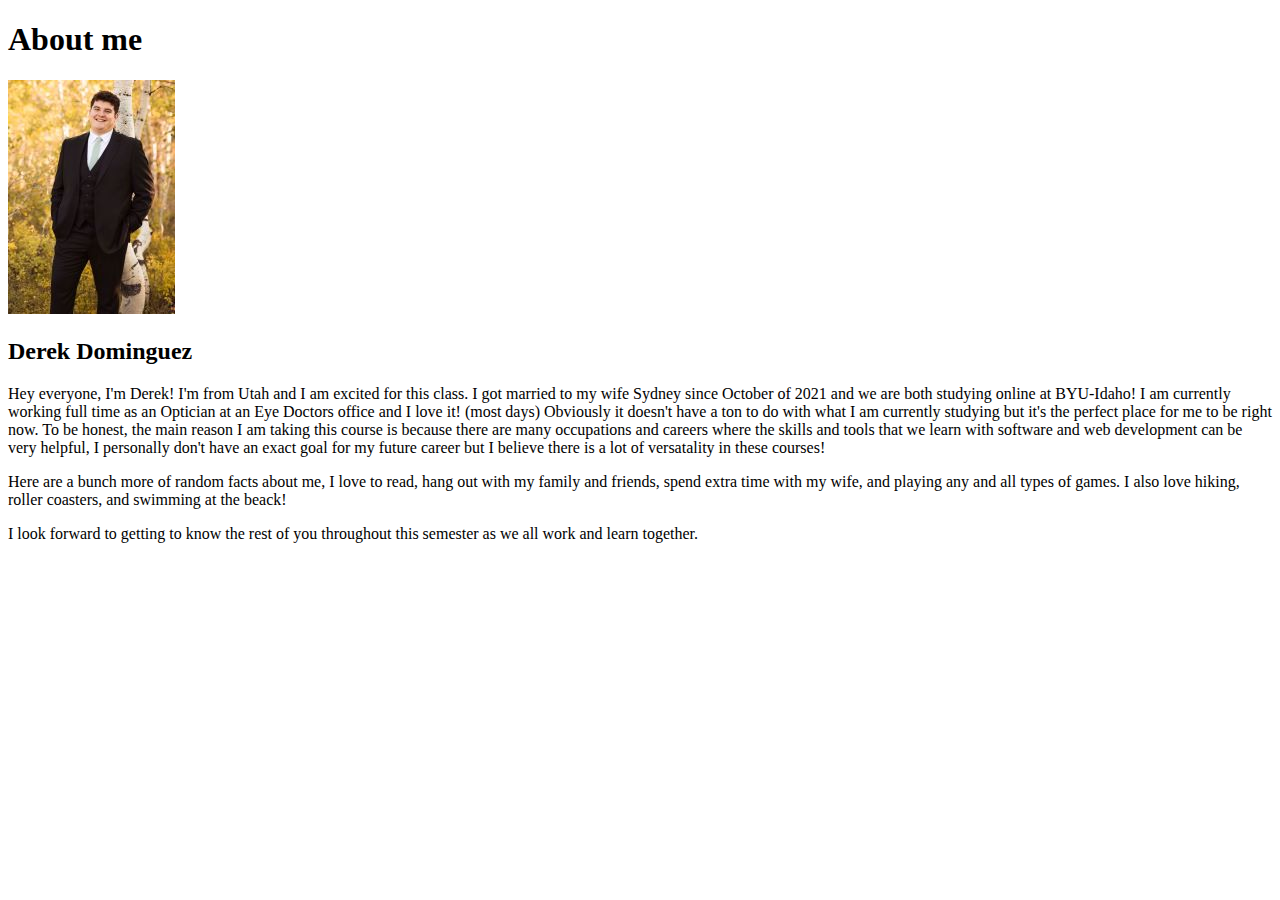
<file: aboutme/index.html>
<!DOCTYPE html>
<html lang="en">
<head>
    <meta charset="UTF-8">
    <meta http-equiv="X-UA-Compatible" content="IE=edge">
    <meta name="viewport" content="width=device-width , initial-scale=1.0">
    <title>All About Me</title>
</head>
<body>
    <h1>About me</h1>
    <img alt = "My engagment photo 2021" src="images/Me.jpg">
    <h2>Derek Dominguez</h2>

    <p>Hey everyone, I'm Derek! I'm from Utah and I am excited for this class. I got
        married to my wife Sydney since October of 2021 and we are both studying online at BYU-Idaho! I am 
        currently working full time as an Optician at an Eye Doctors office and I love it! (most days) Obviously it
        doesn't have a ton to do with what I am currently studying but it's the perfect place for me to be right now. 
        To be honest, the main reason I am taking this course is because there are many occupations and careers where the skills
        and tools that we learn with software and web development can be very helpful, I personally don't have an exact goal for my future
        career but I believe there is a lot of versatality in these courses! </p>
    <p> Here are a bunch more of random facts about me, I love to read, hang out with my family and friends, spend extra time with my wife, and playing any and all types of games. I also love hiking, roller coasters, and swimming at the beack!</p>
    <p> I look forward to getting to know the rest of you throughout this semester as we all work and learn together.</p>
</body>
</html>
</file>
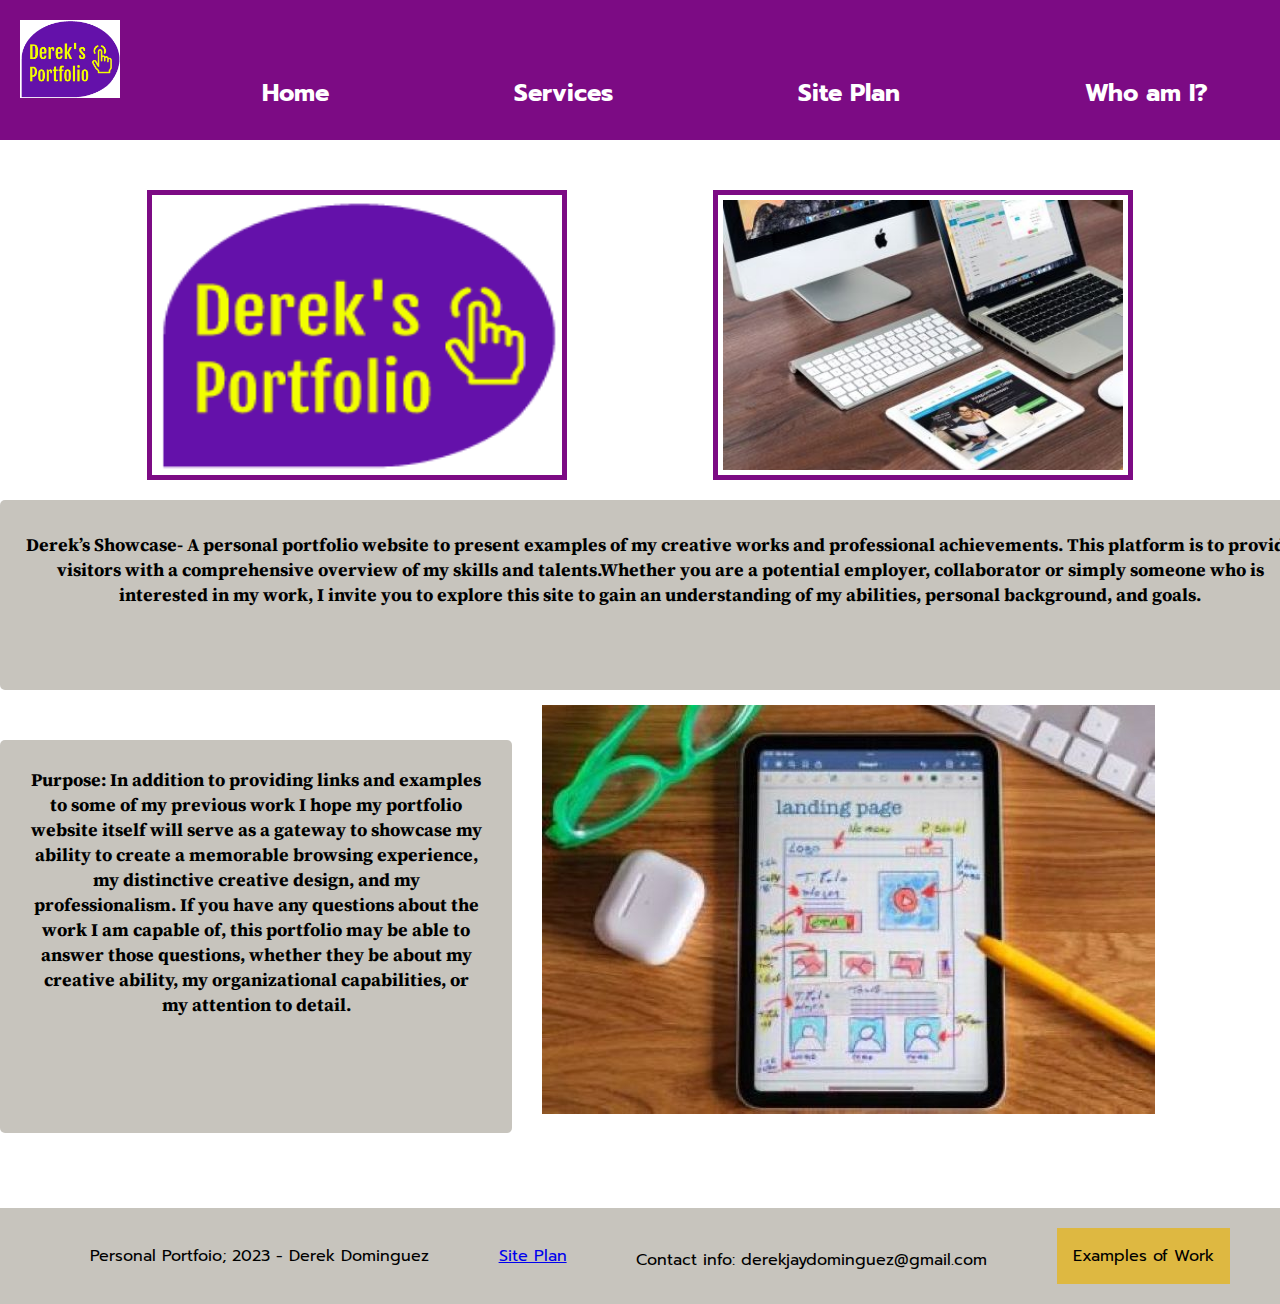
<file: portfolio/index.html>
<!DOCTYPE html>
<html lang="en">
<head>
    <link rel="stylesheet" href= styles/personalstyle.css>
    <meta charset="UTF-8">
    <meta name="viewport" content="width=device-width, initial-scale=1.0">
    <title>Portfolio | Home </title>
</head>
<body>
<div id="content">
   <header>
    <a id="logo_link" href="index.html">
        <img class="logolink" src="styles/Portfolio-logo.png" alt ="Derek's Portfolio Logo">
    </a> 
    <nav>
        <a href="index.html">Home</a>
        <a href="Services.html">Services</a>
        <a href="site-plan.html">Site Plan</a>
        <a href="Derek.html">Who am I?</a>
    </nav>
    </header>
    <main class="home-grid">
     <section id="pagehead">
          <img id="logo" src="styles/Portfolio-logo.png" alt="Derek's Portfolio Logo">
          <img id="Web_Development" src="styles/WebDevelopment.png" alt="Web Development: Desktop, Laptop, and Tablet">
     </section>
     <section id="Showcase-msg">
        <h1>Derek’s Showcase- A personal portfolio website to present examples of my creative works and professional achievements. This platform is to provide visitors with a comprehensive overview of my skills and talents.Whether you are a potential employer, collaborator or simply someone who is interested in my work, I invite you to explore this site to gain an understanding of my abilities, personal background, and goals. </h1>
     </section>
     <section id="purpose">
        <h1>Purpose: In addition to providing links and examples to some of my previous work I hope my portfolio website itself will serve as a gateway to showcase my ability to create a memorable browsing experience, my distinctive creative design, and my professionalism. If you have any questions about the work I am capable of, this portfolio may be able to answer those questions, whether they be about my creative ability, my organizational capabilities, or my attention to detail.</h1>
     </section>
     <div id="wireframe-example">
        <img id="wireframe" src="styles/WebWireframe.jpg" alt="Example of a Wireframe">
     </div>
    </main>
    <footer>
        <p>Personal Portfoio; 2023 - Derek Dominguez</p>
        <p> <a href="site-plan.html">Site Plan</a></p>
        
        <div id="contact-info">
            <h4> Contact info: derekjaydominguez@gmail.com </h4>
        </div>

        <div class="dropdown">
            <button class="dropbtn">Examples of Work</button>
            <div class="dropdown-content">
              <a href="https://derek-dominguez.github.io/wwd130/wwr/index.html">Dry Oar White Water Rafting Site</a>
              <a href="https://www.youtube.com/watch?v=6f0T6UV-HiI">I didn't make this but I need to put something here </a>
              <a href="https://derek-dominguez.github.io/wwd130/aboutme/index.html">Class get to know you activity</a>
            </div>
        </div>
        
    </footer>
</div>
</body>

</html>
</file>
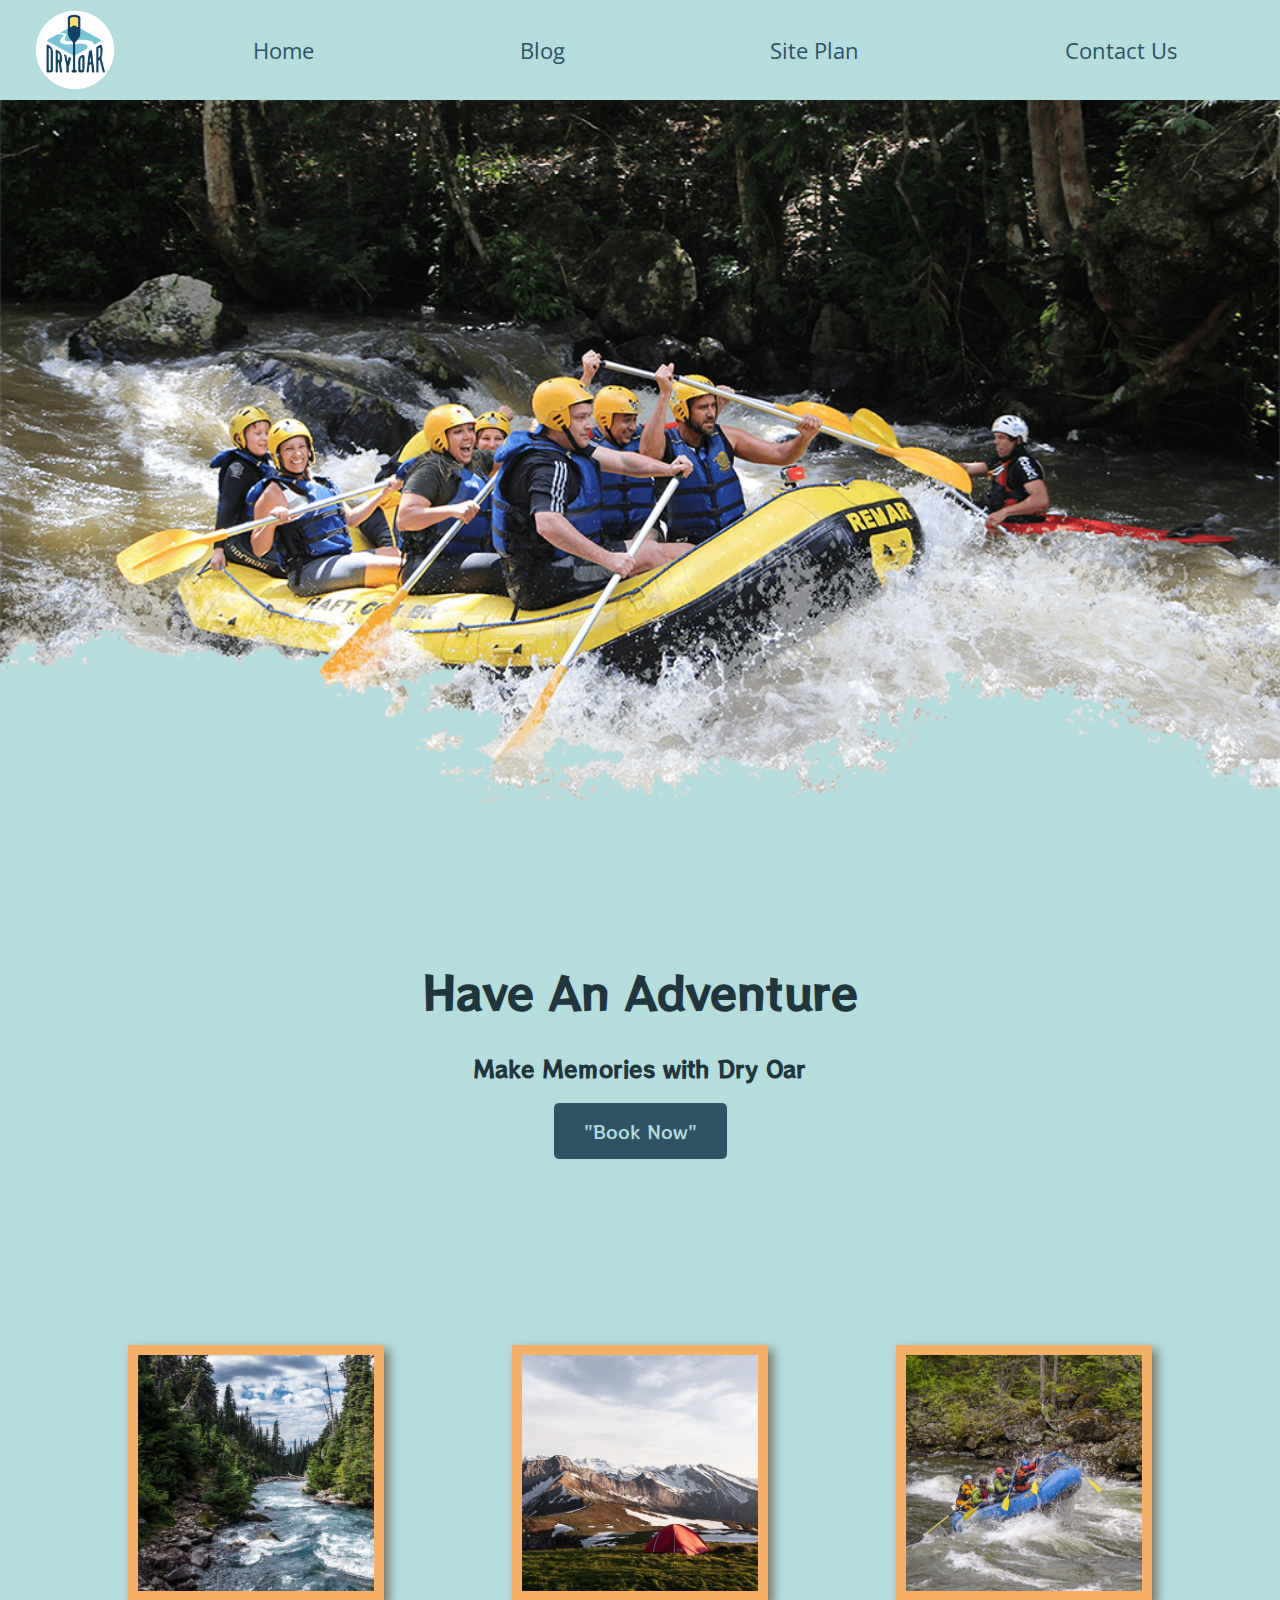
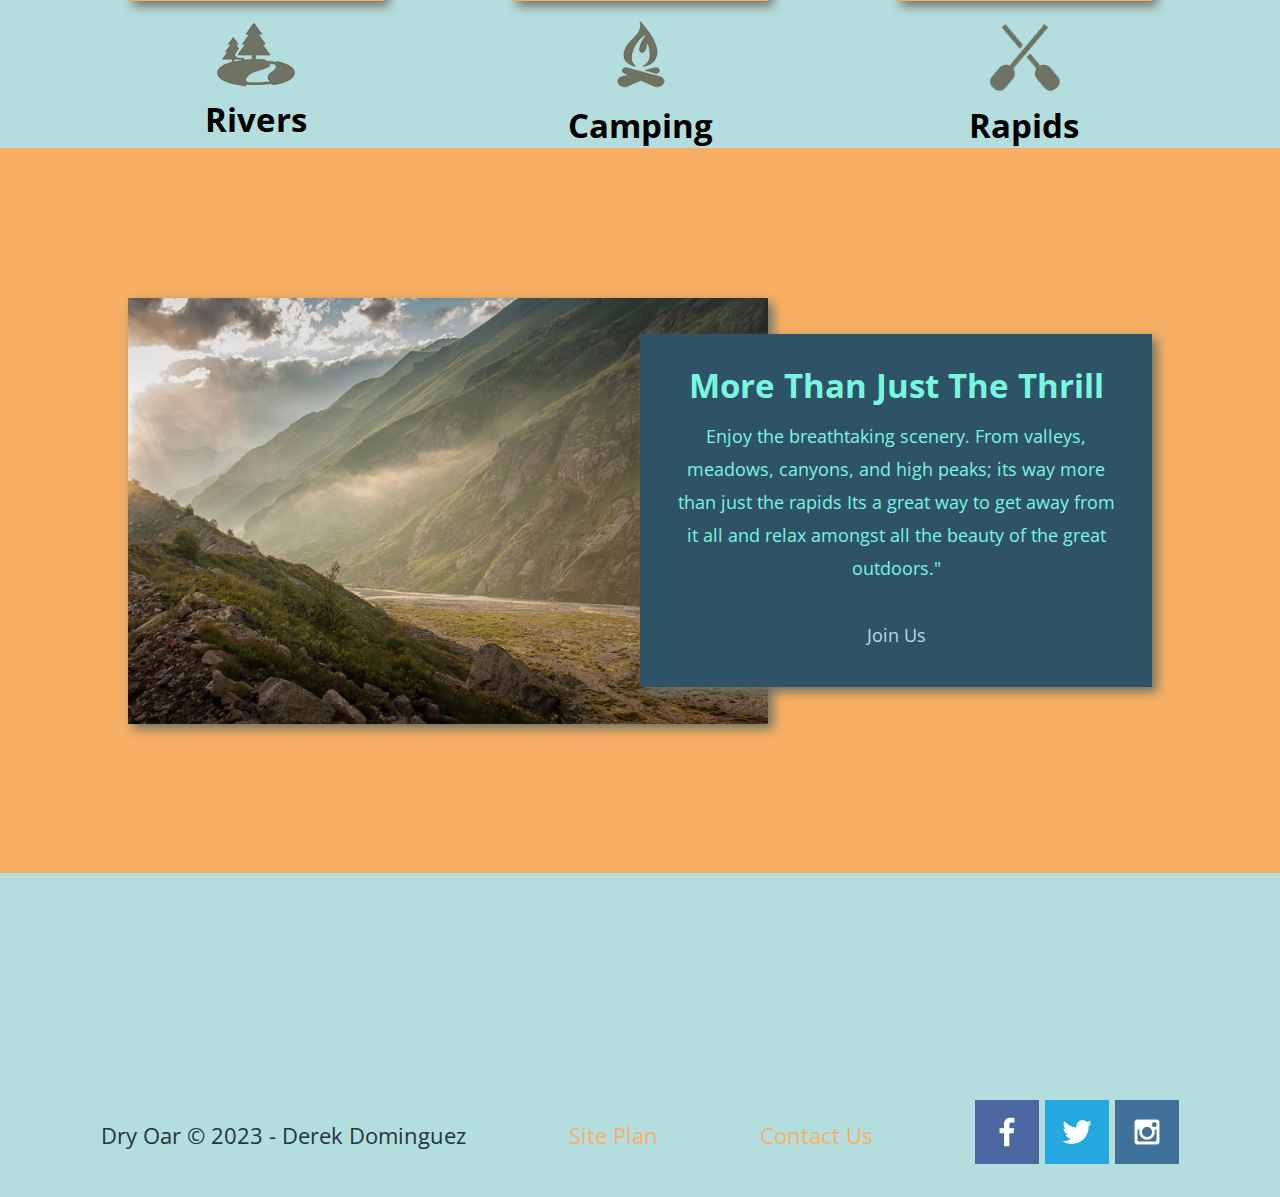
<file: wwr/index.html>
<!DOCTYPE html>
<html lang="en">
<head>
    <link rel="stylesheet" href="styles/style.css">
    <meta charset="UTF-8">
    <meta http-equiv="X-UA-Compatible" content="IE=edge">
    <meta name="viewport" content="width=device-width, initial-scale=1.0">
    <title>White Water Rafting | Dry Oar | Home</title>
</head>
<body>
<div id="content">
 <header> 
    <a id="logo_link" href="index.html">
        <img class="logo" src="images/logo.png" alt ="Dry Oar Logo">
    </a> 
    <nav>
        <a href="index.html">Home</a>
        <a href="blog.html">Blog</a>
        <a href="site-plan-rafting.html">Site Plan</a>
        <a href="contactus.html">Contact Us</a>
    </nav>
 </header>
 <div id="hero">
    <div id="hero-box">
         <img id="hero-img" src="images/hero.png" alt="People enjoying rafting">
    </div>    
 </div>
 <div> 
    <section id="hero-msg">
     <h1 class="home-title"> Have An Adventure </h1>
     <h4> Make Memories with Dry Oar </h4>
     <div class="button-box">
        <a class="book" href="contactus.html">"Book Now"</a>
     </div>
    </section>
 </div>
 <main class="home-grid">
    <section class="rivers-card">
        <img class="card-img" src="images/rivers.jpg" alt="river in forest">
        <img class="icon" src="images/river_icon.png" alt="river icon">
        <h2>Rivers</h2>
    </section>
    <section class="camping-card">
        <img class="card-img" src="images/camping.jpg" alt="tent in mountains">
        <img class="icon" src="images/fire_icon.png" alt="fire icon">
        <h2>Camping</h2>
    </section>
    <section class="rapids-card">
        <img class="card-img" src="images/rapids.jpg" alt="rafting boat">
        <img class="icon" src="images/oars.png" alt="oars icon">
        <h2>Rapids</h2>
    </section>
    <div id="background"></div>
    <img class="mountains" src="images/mountains.jpg" alt="Misty Mountains">
    <section class="msg">
        <h2>More Than Just The Thrill</h2>
        <p>Enjoy the breathtaking scenery. From valleys, meadows, canyons, and high peaks; its way more than just the rapids Its a great way to get away from it all and relax amongst all the beauty of the great outdoors." </p> 
        <a class="join" href="rivers.html">Join Us</a>
    </section>
 </main>
 <footer>
    <p>Dry Oar &copy; 2023 - Derek Dominguez</p>
    <p><a href="site-plan-rafting.html">Site Plan</a></p>
    <p><a href="contactus.html">Contact Us</a></p>
    <div class="social">
       <a target="_blank" href="https://facebook.com">
          <img src="images/facebook.png" alt="fb icon">
       </a>
        <a href="https://twitter.com" target="_blank">
            <img src="images/twitter.png" alt="twitter icon">
        </a>
        <a href="https://instagram.com" target="_blank">
            <img src="images/instagram.png" alt="instagram icon">
        </a>
    </div>
 </footer>
</div>
</body>


</html>
</file>
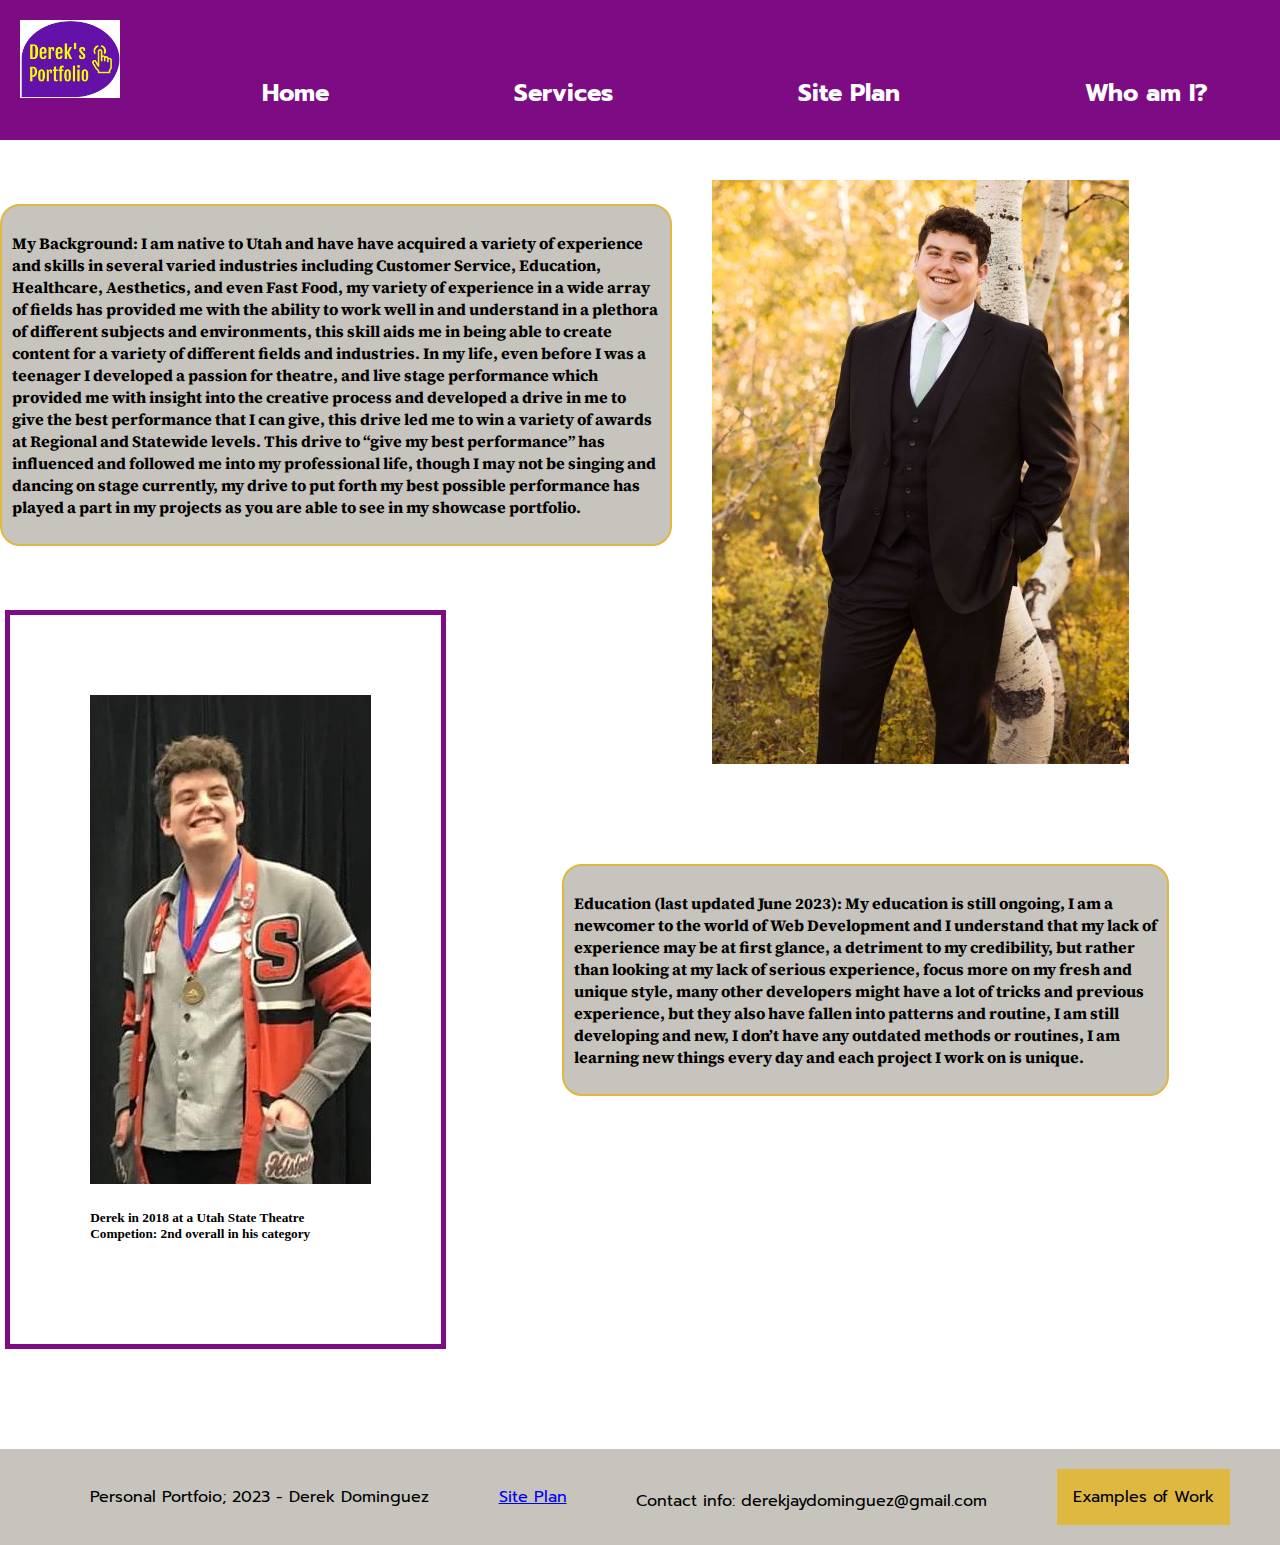
<file: portfolio/Derek.html>
<!DOCTYPE html>
<html lang="en">
<head>
    <link rel="stylesheet" href= styles/personalstyle.css>
    <meta charset="UTF-8">
    <meta name="viewport" content="width=device-width, initial-scale=1.0">
    <title>Portfolio | Who am I? </title>
</head>
<body>
<div id="content">
   <header>
    <a id="logo_link" href="index.html">
        <img class="logolink" src="styles/Portfolio-logo.png" alt ="Derek's Portfolio Logo">
    </a> 
    <nav>
        <a href="index.html">Home</a>
        <a href="Services.html">Services</a>
        <a href="site-plan.html">Site Plan</a>
        <a href="Derek.html">Who am I?</a>
    </nav>
    </header>
    <main class="D-grid">
    <section class="my-background">
        <h3>My Background: I am native to Utah and have have acquired a variety of experience and skills in several varied industries including Customer Service, Education, Healthcare, Aesthetics, and even Fast Food, my variety of experience in a wide array of fields has provided me with the ability to work well in and understand in a plethora of different subjects and environments, this skill aids me in being able to create content for a variety of different fields and industries. In my life, even before I was a teenager I developed a passion for theatre, and live stage performance which provided me with insight into the creative process and developed a drive in me to give the best performance that I can give, this drive led me to win a variety of awards at Regional and Statewide levels. This drive to “give my best performance” has influenced and followed me into my professional life, though I may not be singing and dancing on stage currently, my drive to put forth my best possible performance has played a part in my projects as you are able to see in my showcase portfolio.</h3>
    </section>
    <div id="derek-box">
        <img id="Derek" src="styles/Me&tree.jpg" alt="Photo of Derek">
    </div>
    <div id="senior-box">
        <img id="highschool" src="styles/SenioryearStateWinner.jpg" alt="Derek in 2018 with Theatre Medal">
        <h5>Derek in 2018 at a Utah State Theatre Competion: 2nd overall in his category </h5>
    </div>
    <section class="Education"> 
        <h3> Education (last updated June 2023): My education is still ongoing, I am a newcomer to the world of Web Development and I understand that my lack of experience may be at first glance, a detriment to my credibility, but rather than looking at my lack of serious experience, focus more on my fresh and unique style, many other developers might have a lot of tricks and previous experience, but they also have fallen into patterns and routine, I am still developing and new, I don’t have any outdated methods or routines, I am learning new things every day and each project I work on is unique.</h3>
    </section>
    </main>
    <footer>
        <p>Personal Portfoio; 2023 - Derek Dominguez</p>
        <p><a href="site-plan.html">Site Plan</a></p>
        
        <div id="contact-info">
            <h4> Contact info: derekjaydominguez@gmail.com </h4>
        </div>

        <div class="dropdown">
            <button class="dropbtn">Examples of Work</button>
            <div class="dropdown-content">
              <a href="https://derek-dominguez.github.io/wwd130/wwr/index.html">Dry Oar White Water Rafting Site</a>
              <a href="https://www.youtube.com/watch?v=6f0T6UV-HiI">I didn't make this but I need to put something here </a>
              <a href="https://derek-dominguez.github.io/wwd130/aboutme/index.html">Class get to know you activity</a>
            </div>
        </div>
    </footer>
</div>
</body>

</html>
</file>
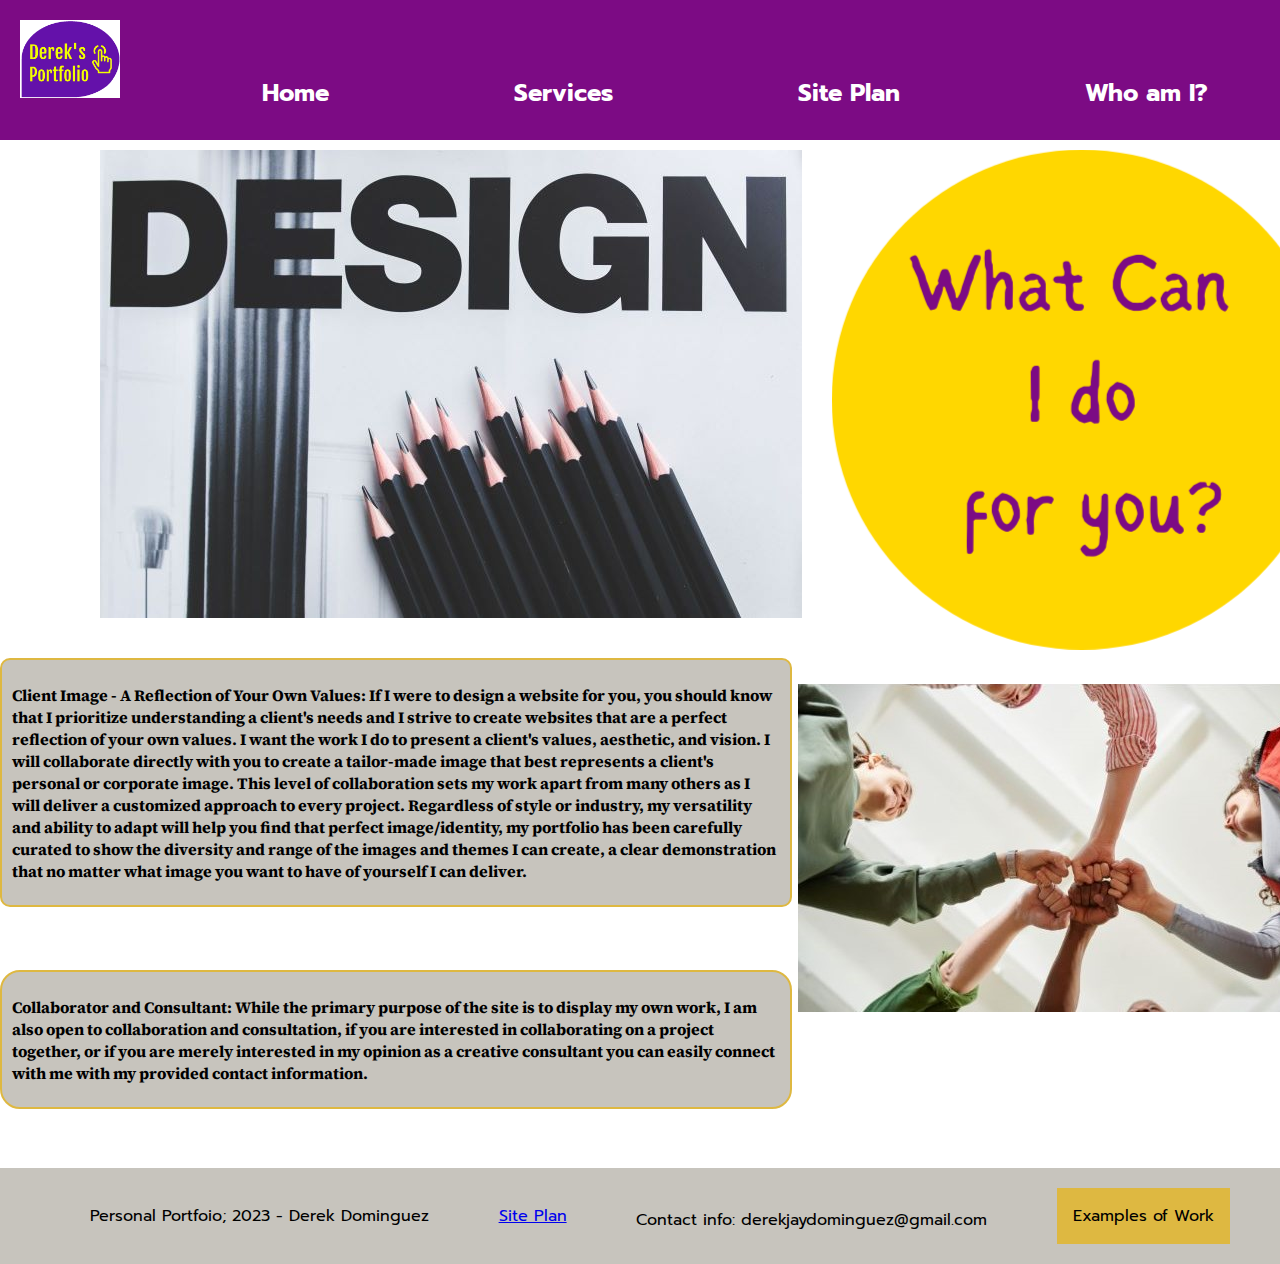
<file: portfolio/Services.html>
<!DOCTYPE html>
<html lang="en">
<head>
    <link rel="stylesheet" href= styles/personalstyle.css>
    <meta charset="UTF-8">
    <meta name="viewport" content="width=device-width, initial-scale=1.0">
    <title>Portfolio | Services </title>
</head>
<body>
<div id="content">
   <header>
    <a id="logo_link" href="index.html">
        <img class="logolink" src="styles/Portfolio-logo.png" alt ="Derek's Portfolio Logo">
    </a> 
    <nav>
        <a href="index.html">Home</a>
        <a href="Services.html">Services</a>
        <a href="site-plan.html">Site Plan</a>
        <a href="Derek.html">Who am I?</a>
    </nav>
    </header>
    <main class="services-grid">
        <div id="Design-box">
             <div id="Designimg">
                <img id="Design" src="styles/Design.jpg" alt="Design Banner">
             </div>
             <div id="What-will-i-do">
                <img id="question" src="styles/WCID.png" alt="What can I do for you? sticker">
             </div>
        </div>
        <section class = "clientmsg">
            <h2> Client Image - A Reflection of Your Own Values: If I were to design a website for you, you should know that I prioritize understanding a client's needs and I strive to create websites that are a perfect reflection of your own values. I want the work I do to present a client's values, aesthetic, and vision. I will collaborate directly with you to create a tailor-made image that best represents a client's personal or corporate image. This level of collaboration sets my work apart from many others as I will deliver a customized approach to every project. Regardless of style or industry, my versatility and ability to adapt will help you find that perfect image/identity, my portfolio has been carefully curated to show the diversity and range of the images and themes I can create, a clear demonstration that no matter what image you want to have of yourself I can deliver.</h2>
        </section>
        <section class = "collabmsg">
            <h2>Collaborator and Consultant: While the primary purpose of the site is to display my own work, I am also open to collaboration and consultation, if you are interested in collaborating on a project together, or if you are merely interested in my opinion as a creative consultant you can easily connect with me with my provided contact information.</h2>
        </section>
        
        <div id="Collab-box">
            <img id="Collaborators" src="styles/Collaboration.jpg" alt = "Group of Collaborators">
        </div>
     </main>
    <footer>
        <p>Personal Portfoio; 2023 - Derek Dominguez</p>
        <p><a href="site-plan.html">Site Plan</a></p>
        
        <div id="contact-info">
            <h4> Contact info: derekjaydominguez@gmail.com </h4>
        </div>

        <div class="dropdown">
            <button class="dropbtn">Examples of Work</button>
            <div class="dropdown-content">
              <a href="https://derek-dominguez.github.io/wwd130/wwr/index.html">Dry Oar White Water Rafting Site</a>
              <a href="https://www.youtube.com/watch?v=6f0T6UV-HiI">I didn't make this but I need to put something here </a>
              <a href="https://derek-dominguez.github.io/wwd130/aboutme/index.html">Class get to know you activity</a>
            </div>
        </div>
    </footer>
</div>
</body>

</html>
</file>
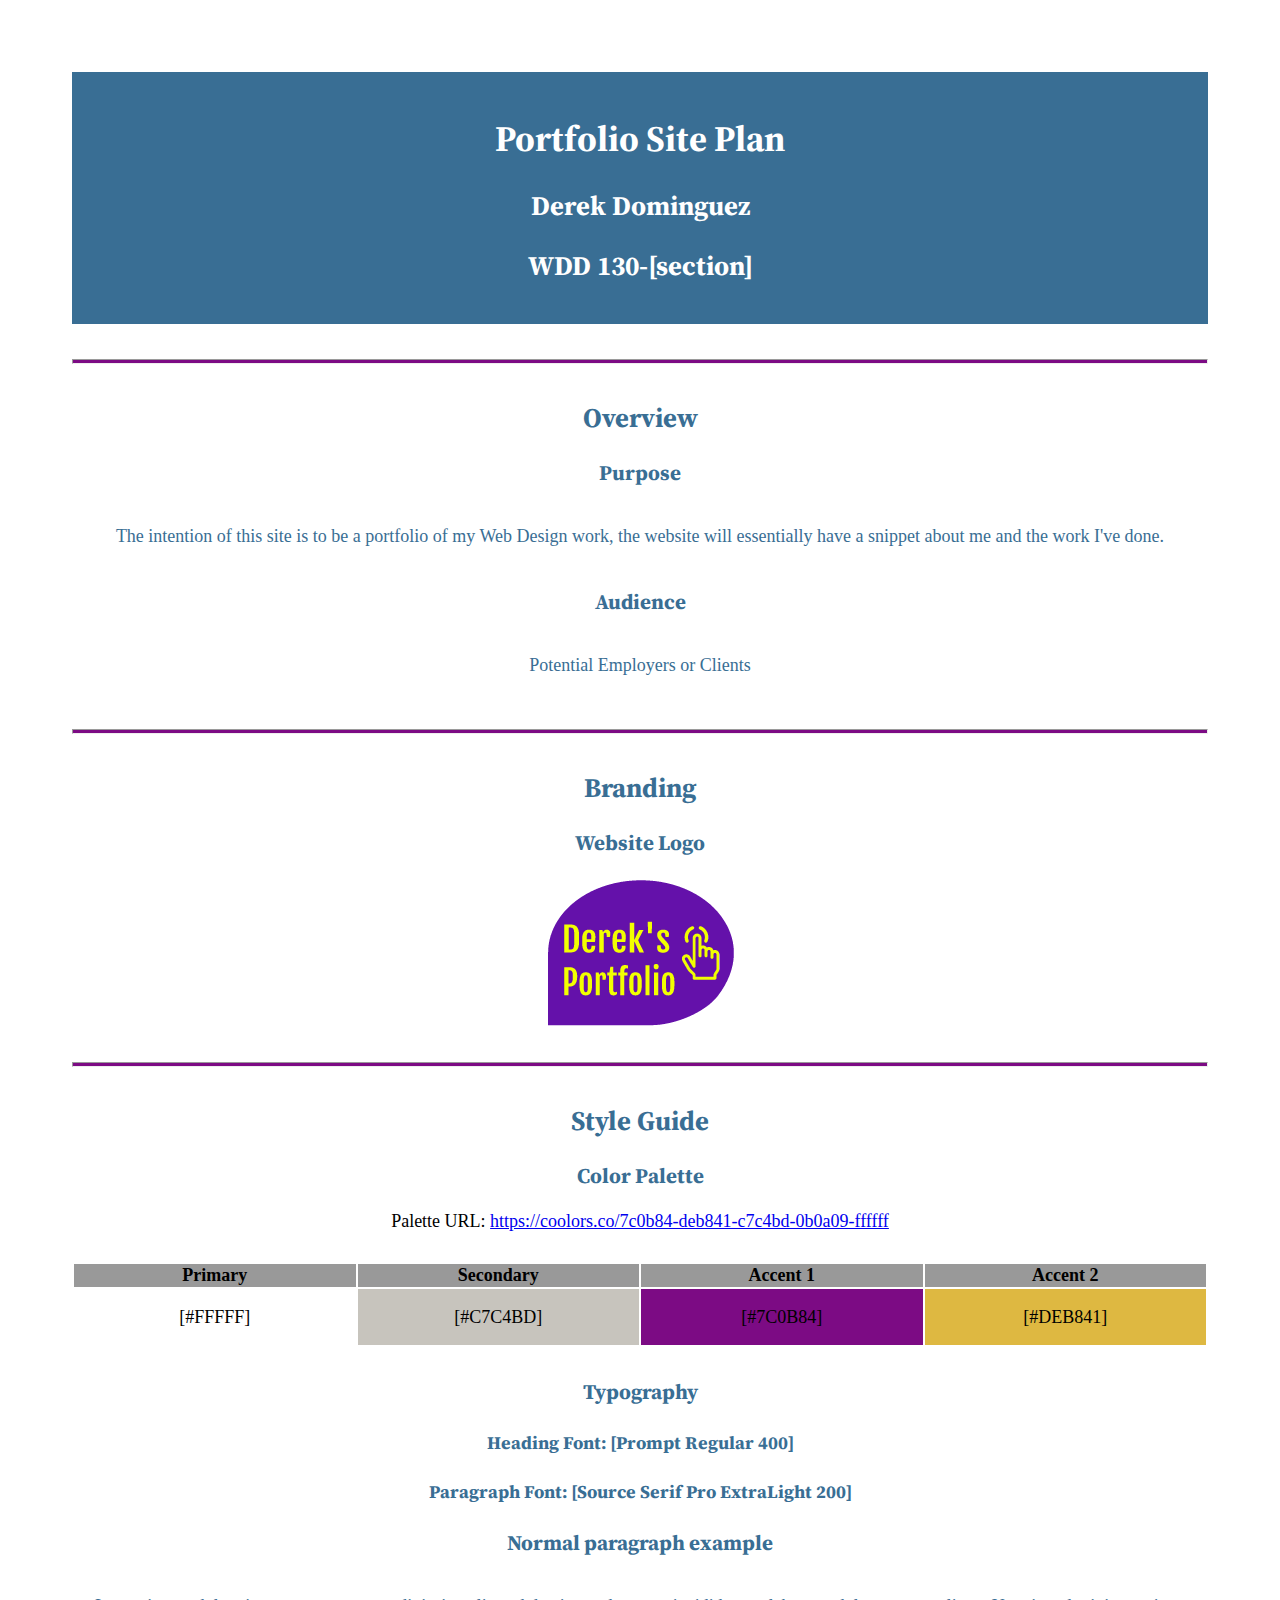
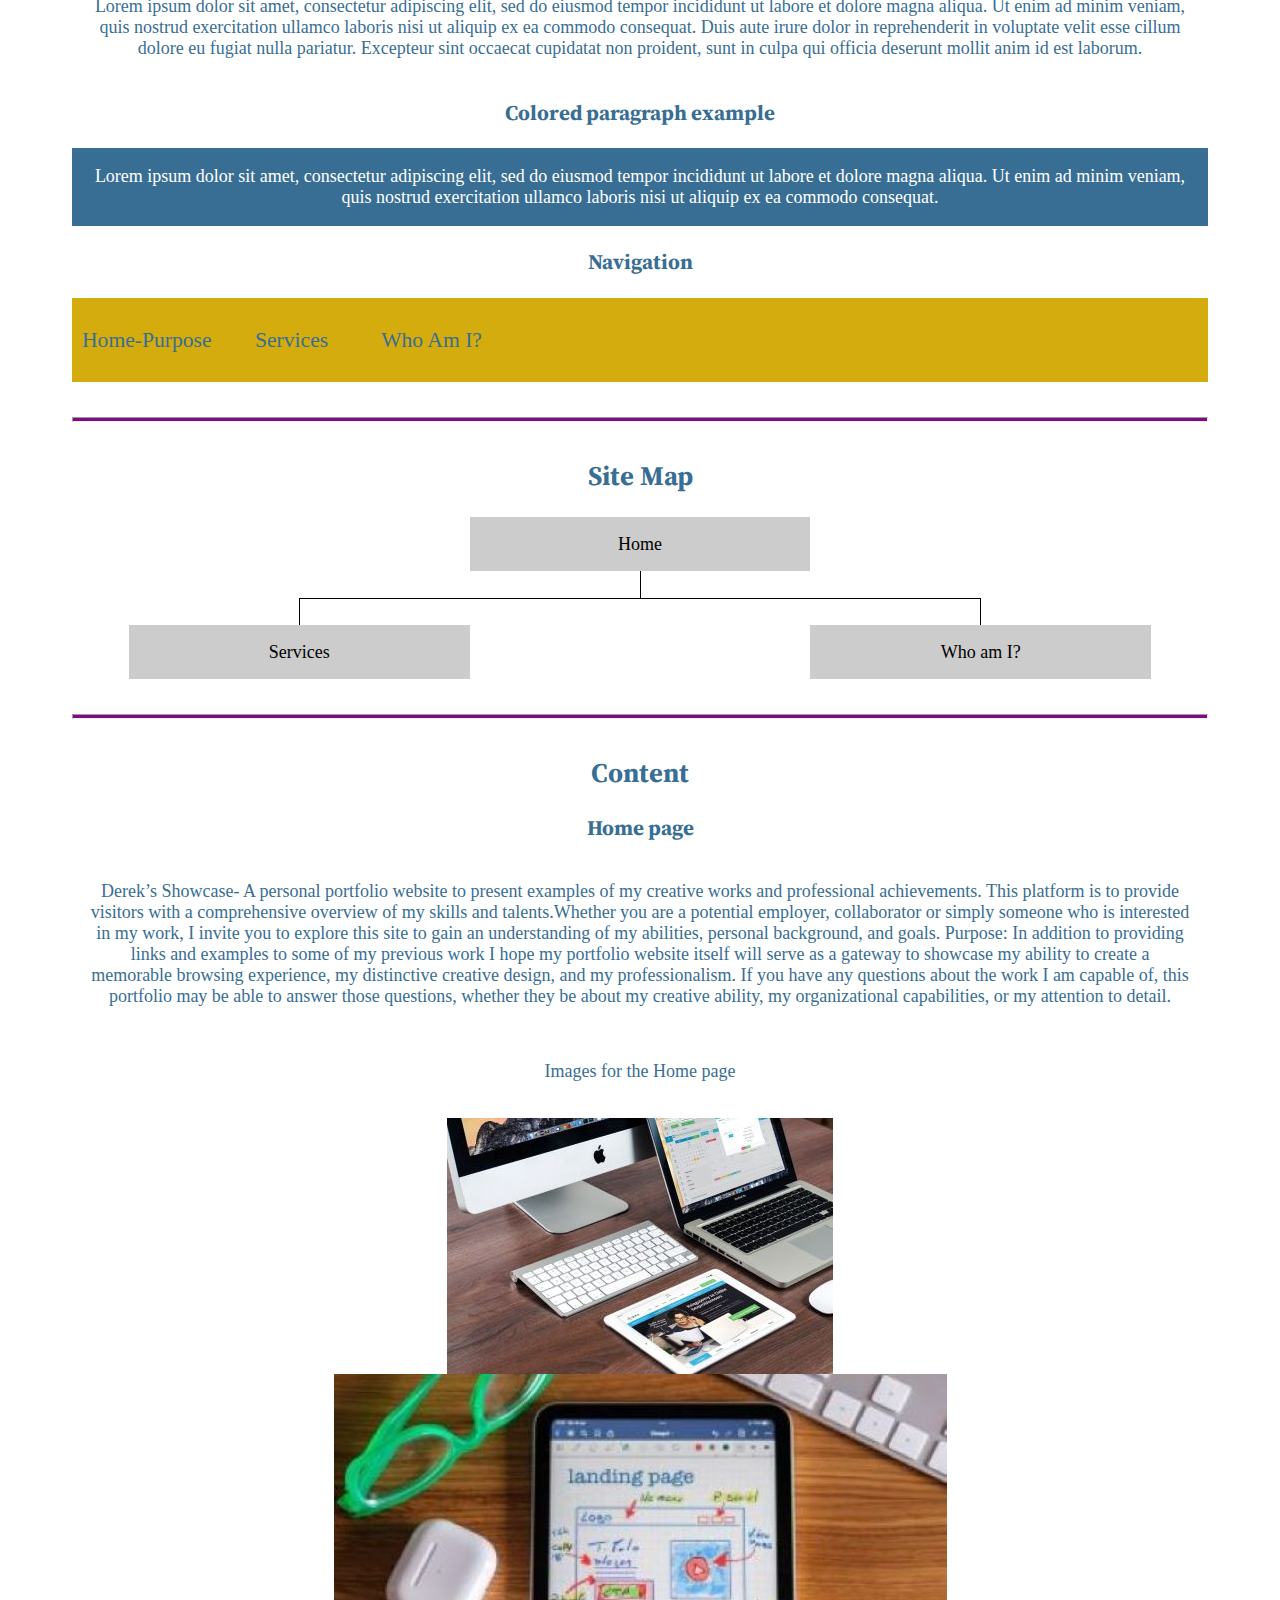
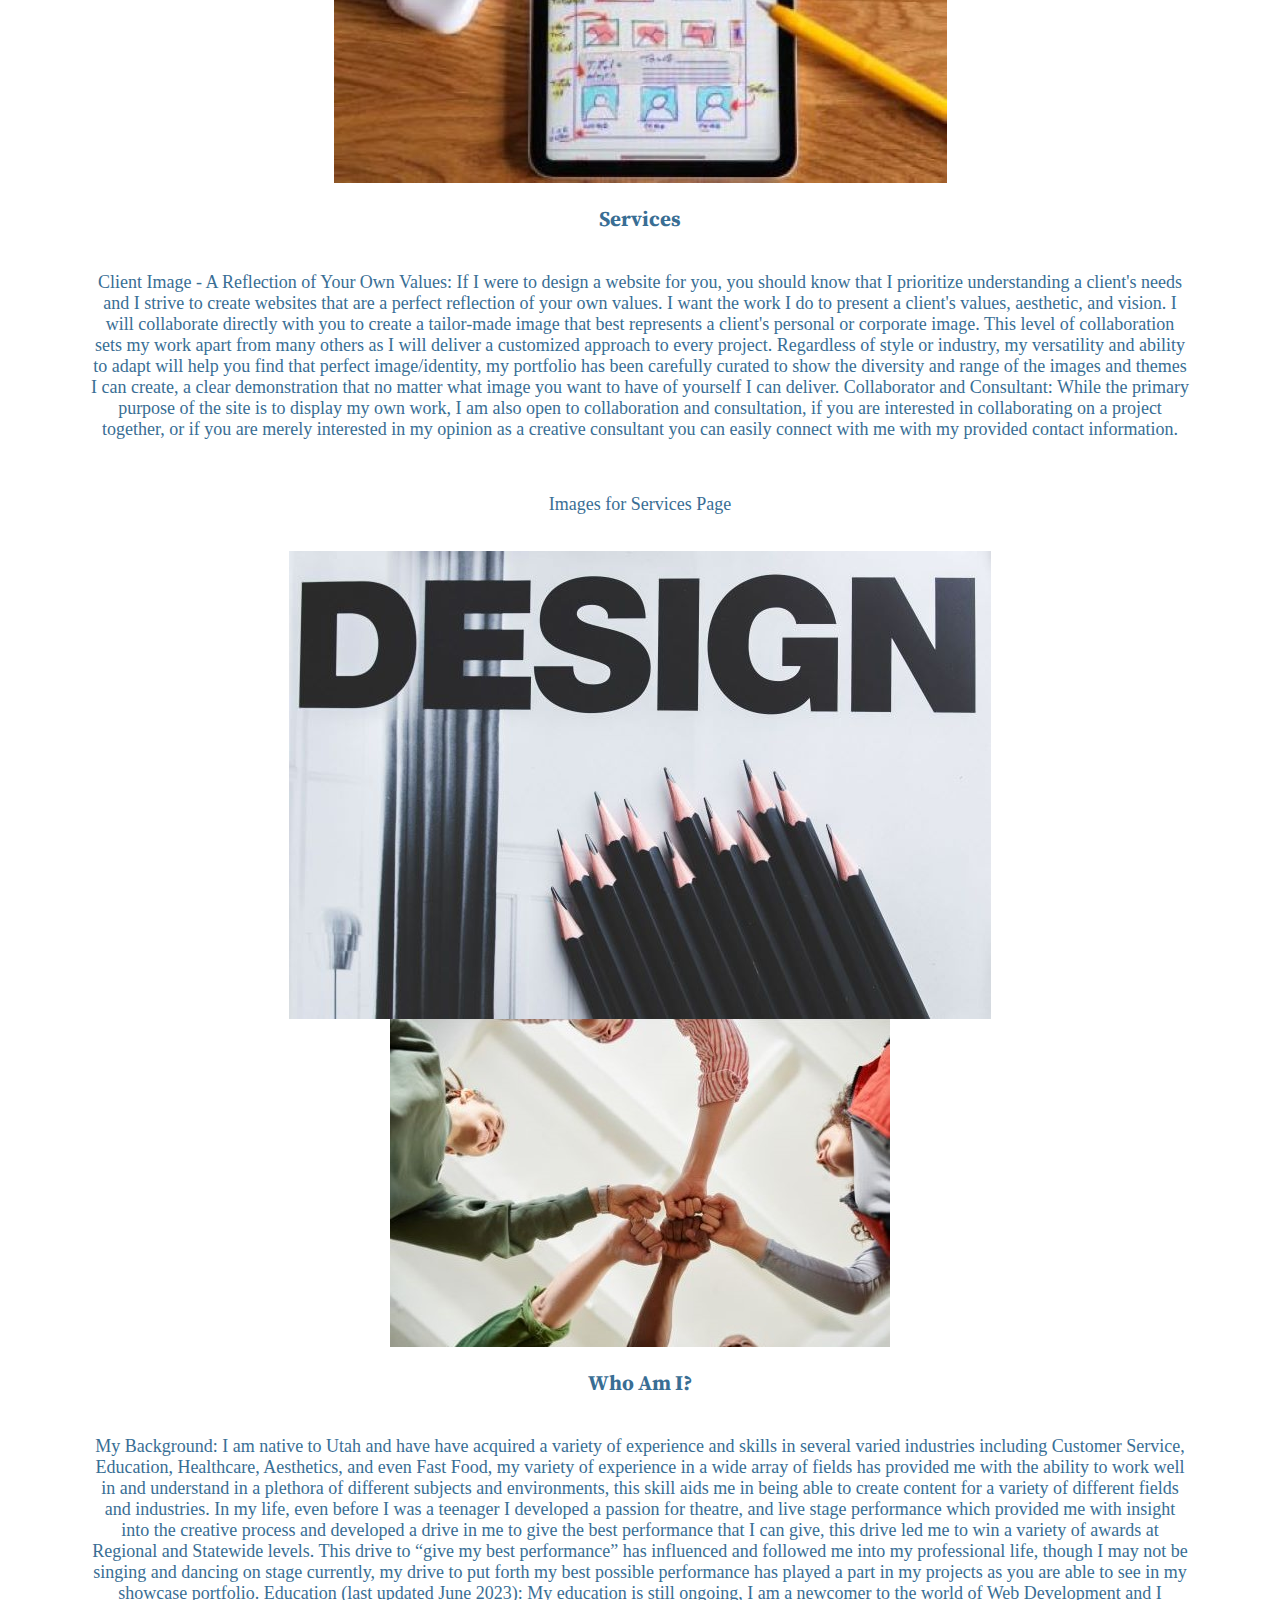
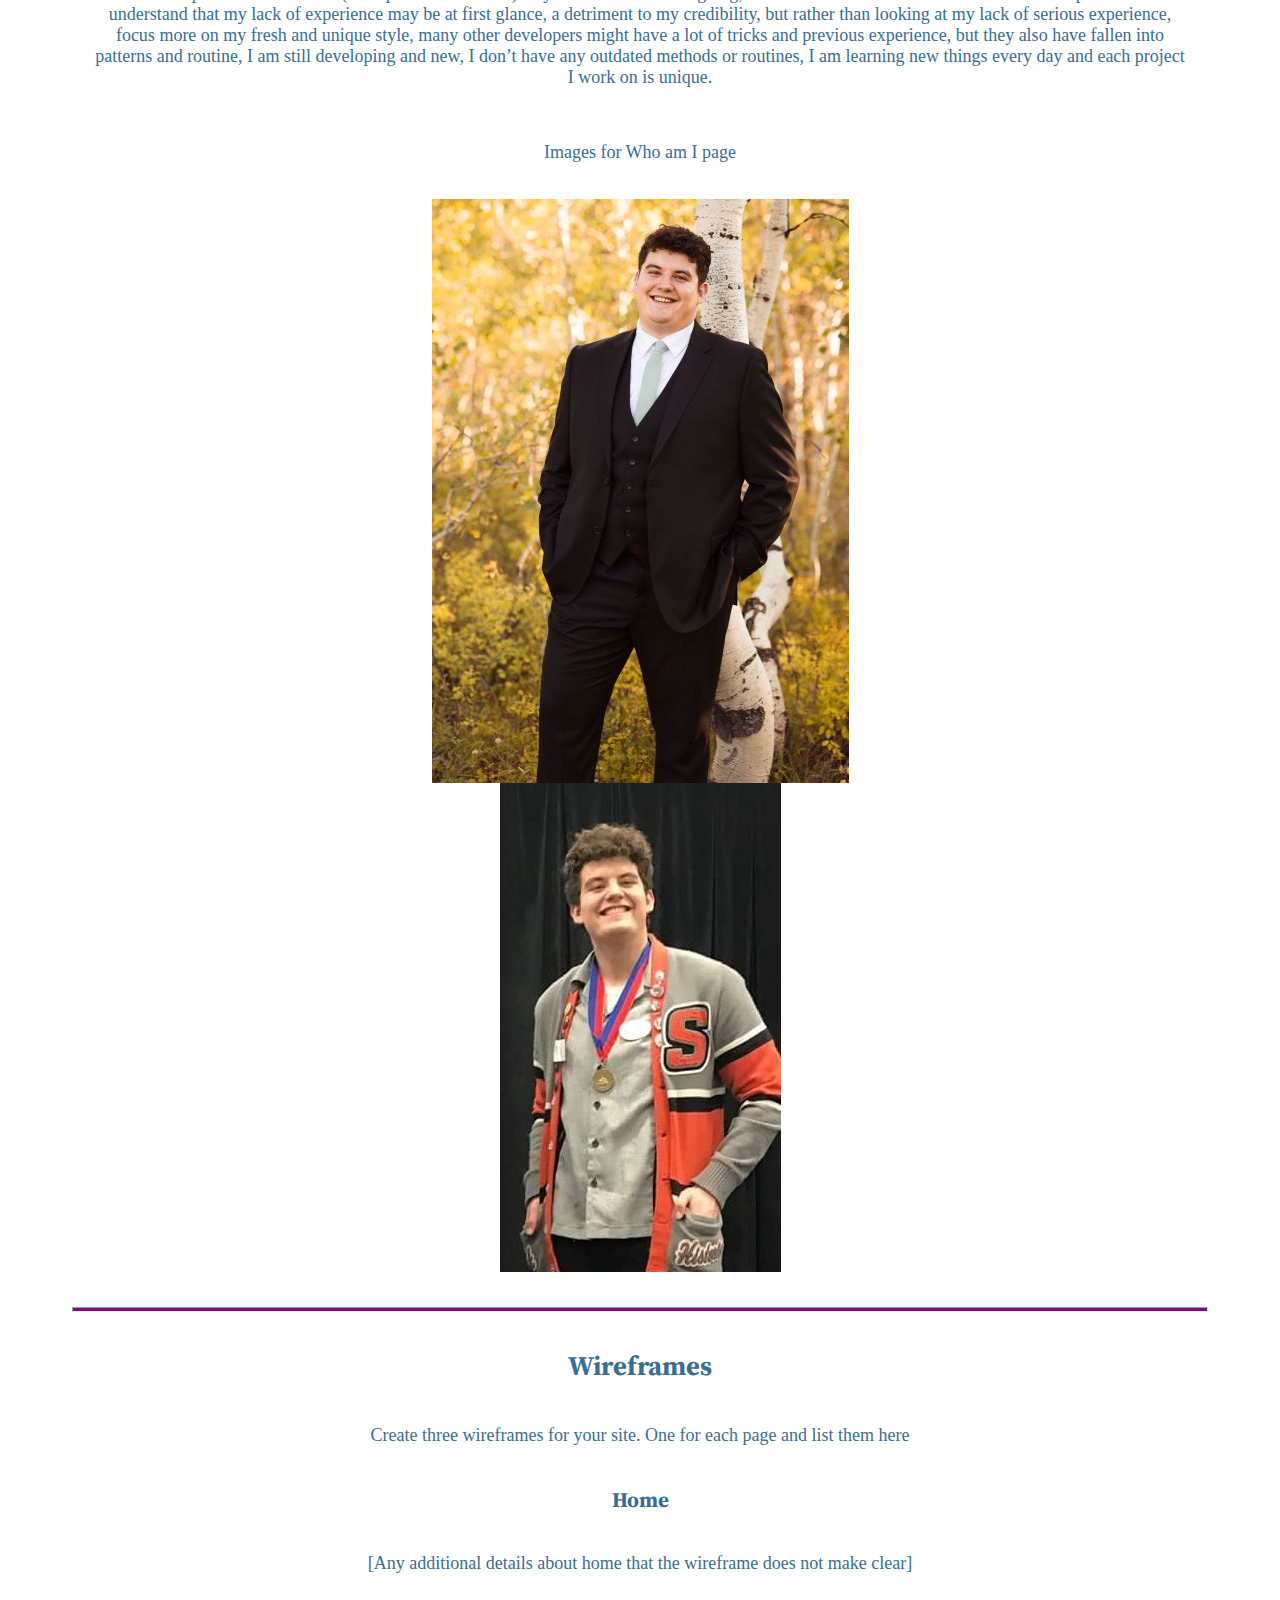
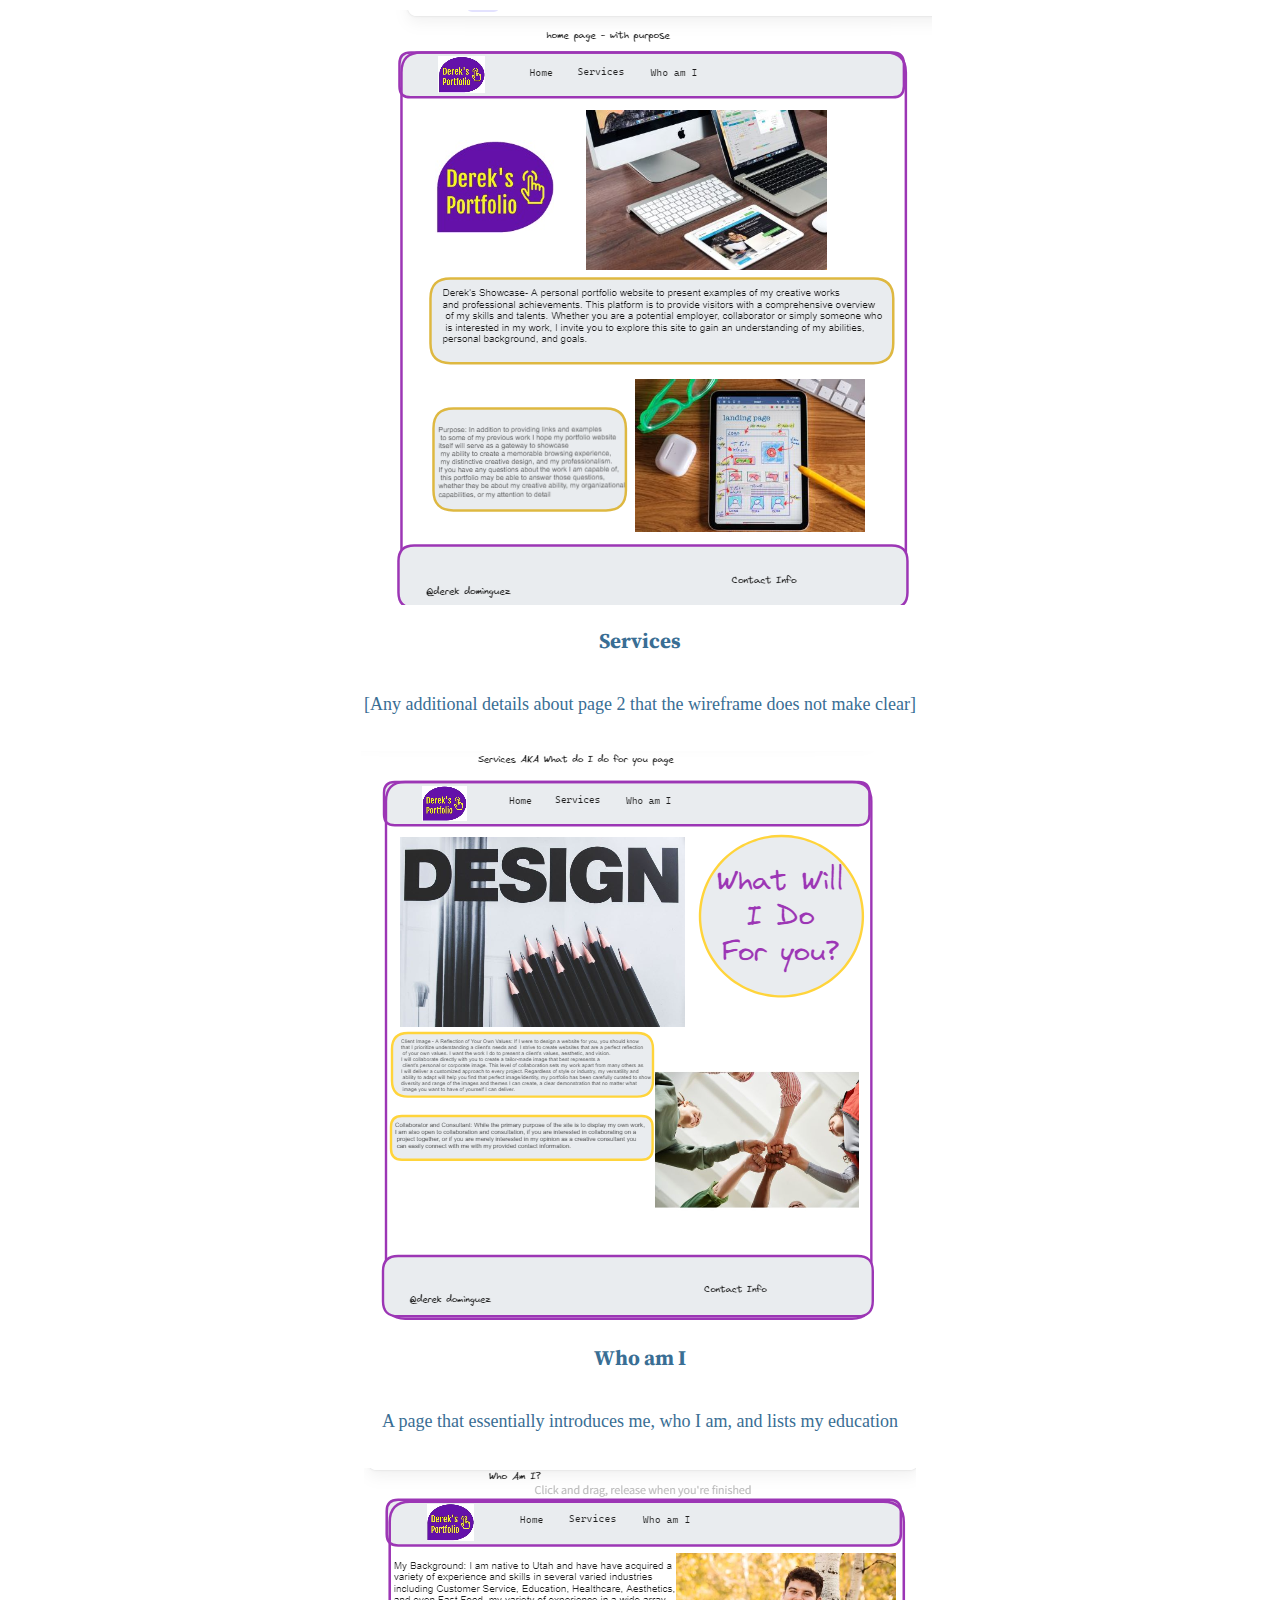
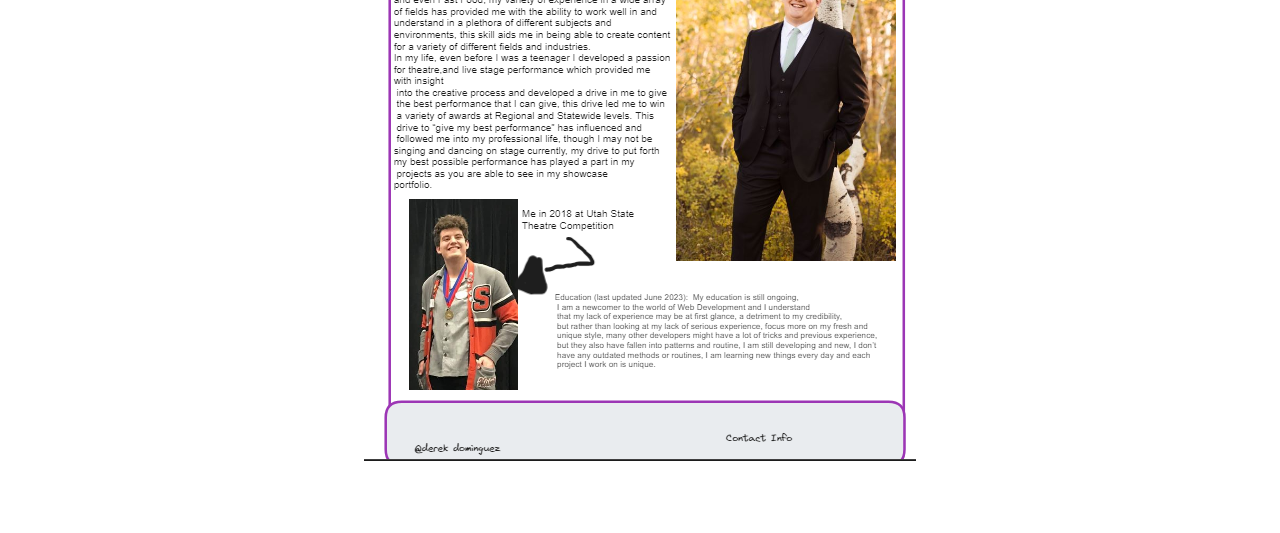
<file: portfolio/site-plan.html>
<!DOCTYPE html>
<html lang="en-us">
    
  <head>
    <meta charset="utf-8">
    <title>Site Plan</title>
    <link type="text/css" rel="stylesheet" href="styles/site-plan.css">
  </head>

  <body>
    <header>
      <h1>Portfolio Site Plan</h1>
      <h2>Derek Dominguez</h2>
      <h2>WDD 130-[section]</h2>
      <!-- In the header above, add the name or your site, your name and class number. For example if you are in section 3 you would put WDD 130.03 -->
    </header>
    <main>

      <!-- ------------------------Steps 2-3------------------------------ -->
      <hr>
      <h2>Overview</h2>
      <h3>Purpose</h3>
      <p>The intention of this site is to be a portfolio of my Web Design work, the website will essentially have a snippet about me and the work I've done. </p>  <!-- change this -->


      <h3>Audience</h3>
      <p>Potential Employers or Clients</p>  <!-- change this -->

      <hr>
      <h2>Branding</h2>
      <h3>Website Logo</h3>
      <!-- Replace this with some sort of logo for your site.  A logo can be as simple as the name of your site in a nice font :) -->
      <img src=styles/Portfolio-logo.png alt="Logo image">
      <hr>
      <h2>
        Style Guide
      </h2>

      <!-- ------------------------Steps 4-8------------------------------ -->

      <h3>
        Color Palette
      </h3>
      <!--  The colors you choose for a website are one of the most important decisions you will make. Follow the instructions on the activity in iLearn then return and replace the color codes below with the hex color codes (the 6 digit numbers that show at the bottom of each color) for the colors you have chosen below.  You should have at least 2 colors but do not have to fill in all 4 if you do not need them.  -->

      <!-- Copy and paste the URL to your finished palette below Make sure to paste it into both spots -->
      Palette URL: <a href="https://coolors.co/7c0b84-deb841-c7c4bd-0b0a09-ffffff" target="_blank">https://coolors.co/7c0b84-deb841-c7c4bd-0b0a09-ffffff</a>


      <table class="colors">
        <tr><th>Primary</th><th>Secondary</th><th>Accent 1</th><th>Accent 2</th></tr>
        <!-- Replace the numbers in the boxes below with your hex color codes. Then switch to the site-plan.css file and change your colors there as well. -->
        <tr><td class="primary">[#FFFFF]</td><td class="secondary">[#C7C4BD]</td><td class="accent1">[#7C0B84]</td><td class="accent2">[#DEB841]</td></tr>
      </table>

      <!-- ------------------------Step 9------------------------------ -->

      <h3>
        Typography
      </h3>
      <!-- Choose a font for your paragraphs (body copy) and headlines. What font(s) have you chosen? Why did you choose what you did?  Make sure to review the list of web safe fonts at W3Schools.org as a starting point.  Think also about which of your colors above you might use for background and font colors. -->

      <h4>
        Heading Font: [Prompt Regular 400]  <!-- change this -->
      </h4>
      <h4>
        Paragraph Font: [Source Serif Pro ExtraLight 200]  <!-- change this -->
      </h4>
      <h3>
        Normal paragraph example
      </h3>
      <p>
        Lorem ipsum dolor sit amet, consectetur adipiscing elit, sed do eiusmod tempor incididunt ut labore et dolore magna aliqua. Ut enim ad minim veniam, quis nostrud exercitation ullamco laboris nisi ut aliquip ex ea commodo consequat. Duis aute irure dolor in reprehenderit in voluptate velit esse cillum dolore eu fugiat nulla pariatur. Excepteur sint occaecat cupidatat non proident, sunt in culpa qui officia deserunt mollit anim id est laborum.
      </p>
      <h3>
        Colored paragraph example
      </h3>
      <p class="colored">
        Lorem ipsum dolor sit amet, consectetur adipiscing elit, sed do eiusmod tempor incididunt ut labore et dolore magna aliqua. Ut enim ad minim veniam, quis nostrud exercitation ullamco laboris nisi ut aliquip ex ea commodo consequat. 
      </p>

      <!-- ------------------------Step 10------------------------------ -->

      <h3>
        Navigation
      </h3>
      <!-- Think about how you want your navigation bar to look. In the site-plan.css file change the colors to your colors to get the look you desire. --> 
      <nav>
        <a href="#">Home-Purpose</a>
        <a href="#">Services</a>
        <a href="#">Who Am I?</a>
      </nav>
      <hr>
      <h2>
        Site Map
      </h2>
      <div class="sitemap">
        <div class="sm-home">
          Home
        </div>
        <div class="sm-page2">
          Services <!-- change this -->
        </div>
        <div class="sm-page3">
          Who am I?  <!-- change this -->
        </div>

        <div class="top">
          &nbsp;
        </div>
        <div class="left">
          &nbsp;
        </div>
        <div class="right">
          &nbsp;
        </div>

      </div>

      <!-- --------Content Section -------------- -->
      <hr>
      <h2>
        Content
      </h2>
      <h3>Home page</h3>
      <p>
        
        Derek’s Showcase- A personal portfolio website to present examples of my creative works and professional achievements. This platform is to provide visitors with a comprehensive overview of my skills and talents.Whether you are a potential employer, collaborator or simply someone who is interested in my work, I invite you to explore this site to gain an understanding of my abilities, personal background, and goals. 

        Purpose: In addition to providing links and examples to some of my previous work I hope my portfolio website itself will serve as a gateway to  showcase my ability to create a memorable browsing experience, my distinctive creative design, and my  professionalism. If you have any questions about the  work I am capable of, this portfolio may be able to answer those questions, whether they be about my creative ability, my organizational capabilities, or my attention to detail.

      </p>
      <p>Images for the Home page</p>
        <img src="styles/Web Development.jpg" alt="">
        <img src="styles/WebWireframe.jpg" alt="Web Wireframe">

      </ul>
      <h3>Services </h3>
      <p> Client Image - A  Reflection of Your Own Values: If I were to design a website for you, you should know that I prioritize understanding a client's needs and I strive to create websites that are a perfect reflection of your own values. I want the work I do to present a client's values, aesthetic, and vision. I will collaborate directly with you to create a tailor-made image that best represents a client's personal or corporate image. This level of collaboration sets my work apart from many others as I will deliver a customized approach to every project. Regardless of style or industry, my versatility and ability to adapt will help you find that perfect image/identity, my portfolio has been carefully curated to show the diversity and range of the images and themes I can create, a clear demonstration that no matter what image you want to have of yourself I can deliver. 


        Collaborator and Consultant: While the primary purpose of the site is to display my own work, I am also open to collaboration and consultation, if you are interested in collaborating on a project together, or if you are merely interested in my opinion as a creative consultant you can easily connect with me with my provided contact information.
        
      </p>
      <p>Images for Services Page</p>
        <img src= "styles/Design.jpg" alt="Design Logo">
        <img src="styles/Collaboration.jpg" alt="Collaboraters Fist Bump">

      </ul>
      <h3>Who Am I?</h3>
      <p>
        My Background: I am native to Utah and have have acquired a variety of experience and skills in several varied industries including Customer Service, Education, Healthcare, Aesthetics, and even Fast Food, my variety of experience in a wide array of fields has provided me with the ability to work well in and understand in a plethora of different subjects and environments, this skill aids me in being able to create content for a variety of different fields and industries. 
        In my life, even before I was a teenager I developed a passion for theatre, and live stage performance which provided me with insight into the creative process and developed a drive in me to give the best performance that I can give, this drive led me to win a variety of awards at Regional and Statewide levels. This drive to “give my best performance” has influenced and followed me into my professional life, though I may not be singing and dancing on stage currently, my drive to put forth my best possible performance has played a part in my projects as you are able to see in my showcase portfolio. 
        Education (last updated June 2023):  My education is still ongoing, I am a newcomer to the world of Web Development and I understand that my lack of experience may be at first glance, a detriment to my credibility, but rather than looking at my lack of serious experience, focus more on my fresh and unique style, many other developers might have a lot of tricks and previous experience, but they also have fallen into patterns and routine, I am still developing and new, I don’t have any outdated methods or routines, I am learning new things every day and each project I work on is unique. 
        
      </p>
      <p>Images for Who am I page </p>
        <img src="styles/Me&tree.jpg" alt="Image of me in suit">
        <img src="styles/SenioryearStateWinner.jpg" alt="Photo of me in my Senior Year, winning a medal at drama state competion">

      </ul>
      <hr>
      <h2>
        Wireframes
      </h2>
      <p>
        Create three wireframes for your site. One for each page and list them here</p>

      <h3>Home</h3>
      <p>         
        [Any additional details about home that the wireframe does not make clear]
      </p>
      <img src="styles/homewireframe.png" alt="home page wireframe">

      <h3>Services</h3>
      <p>         
        [Any additional details about page 2 that the wireframe does not make clear]
      </p>
      <img src="styles/serviceswireframe.png" alt="Services Offered wireframe">

      <h3>Who am I</h3>
      <p>         
        A page that essentially introduces me, who I am, and lists my education
      </p>
      <img src="styles/Whoamiwireframe.png" alt="Who am I wireframe">
    </main>
  </body>

</html>
</file>
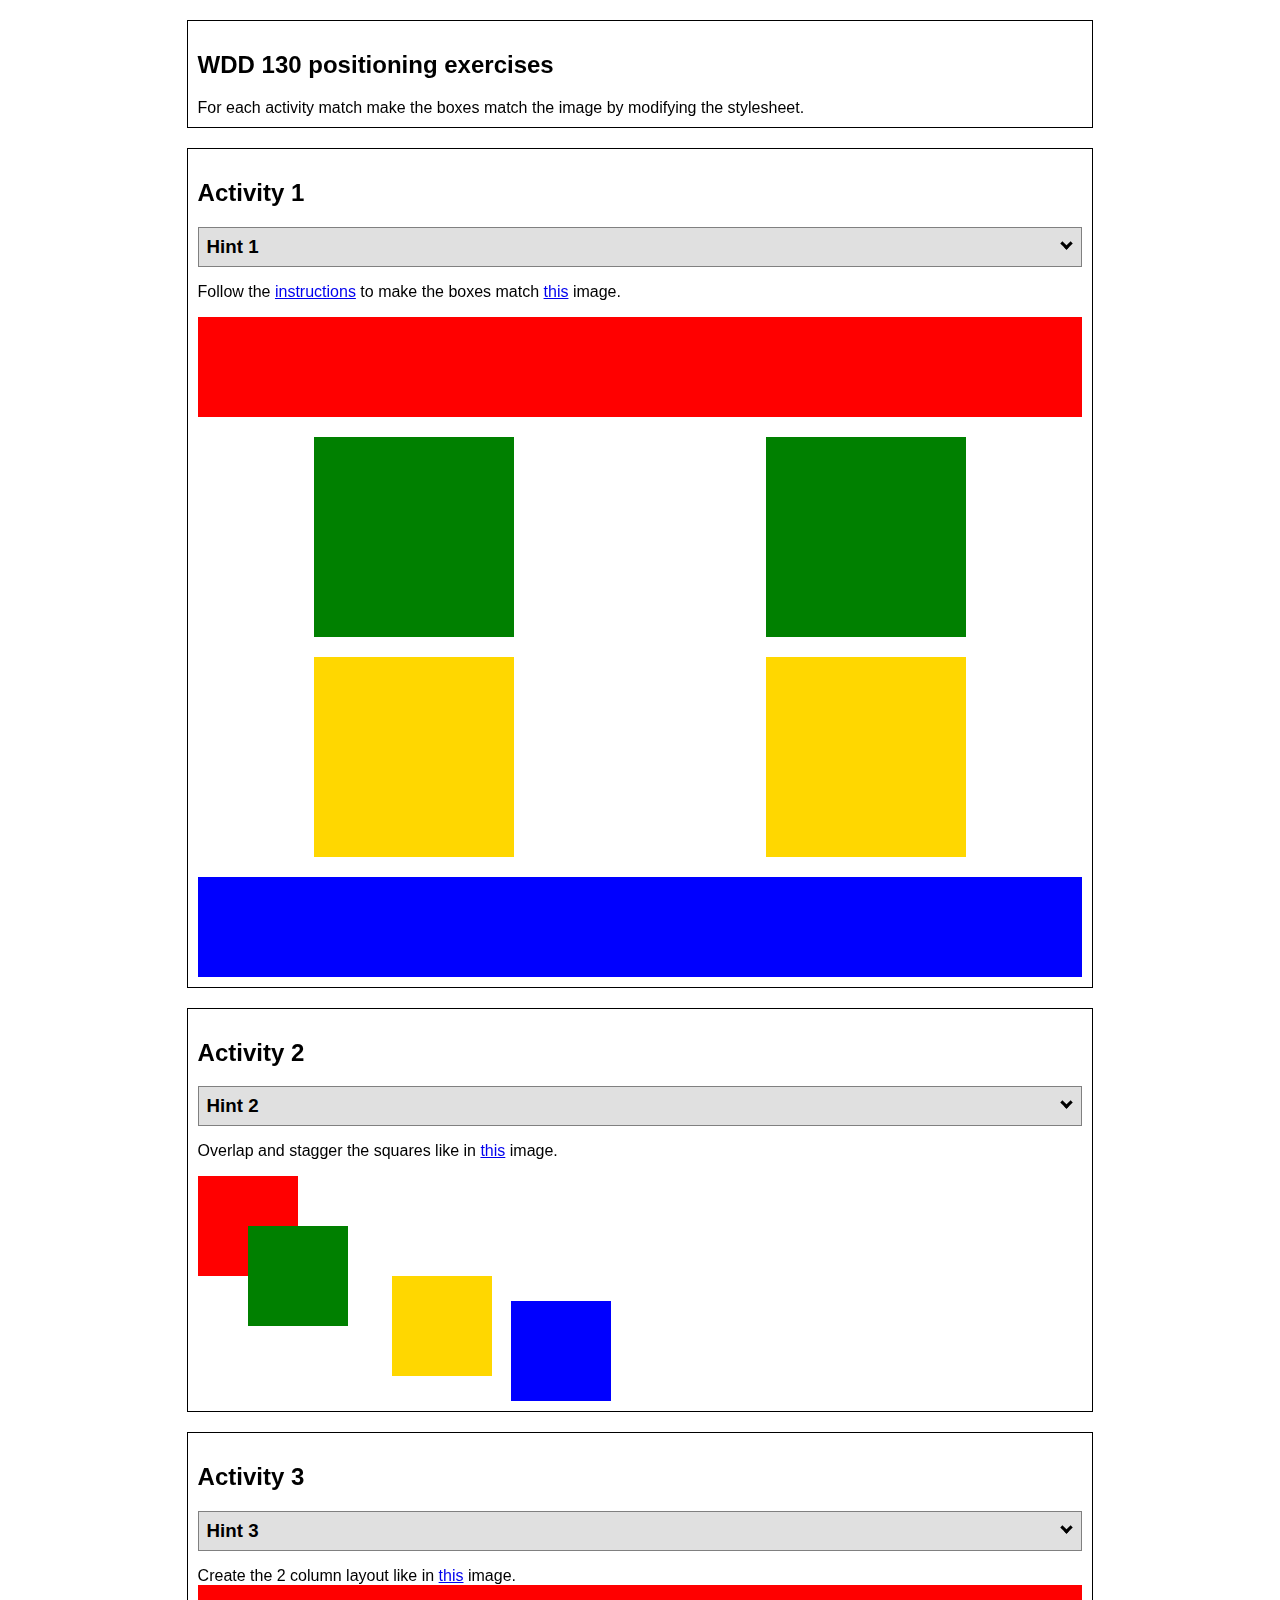
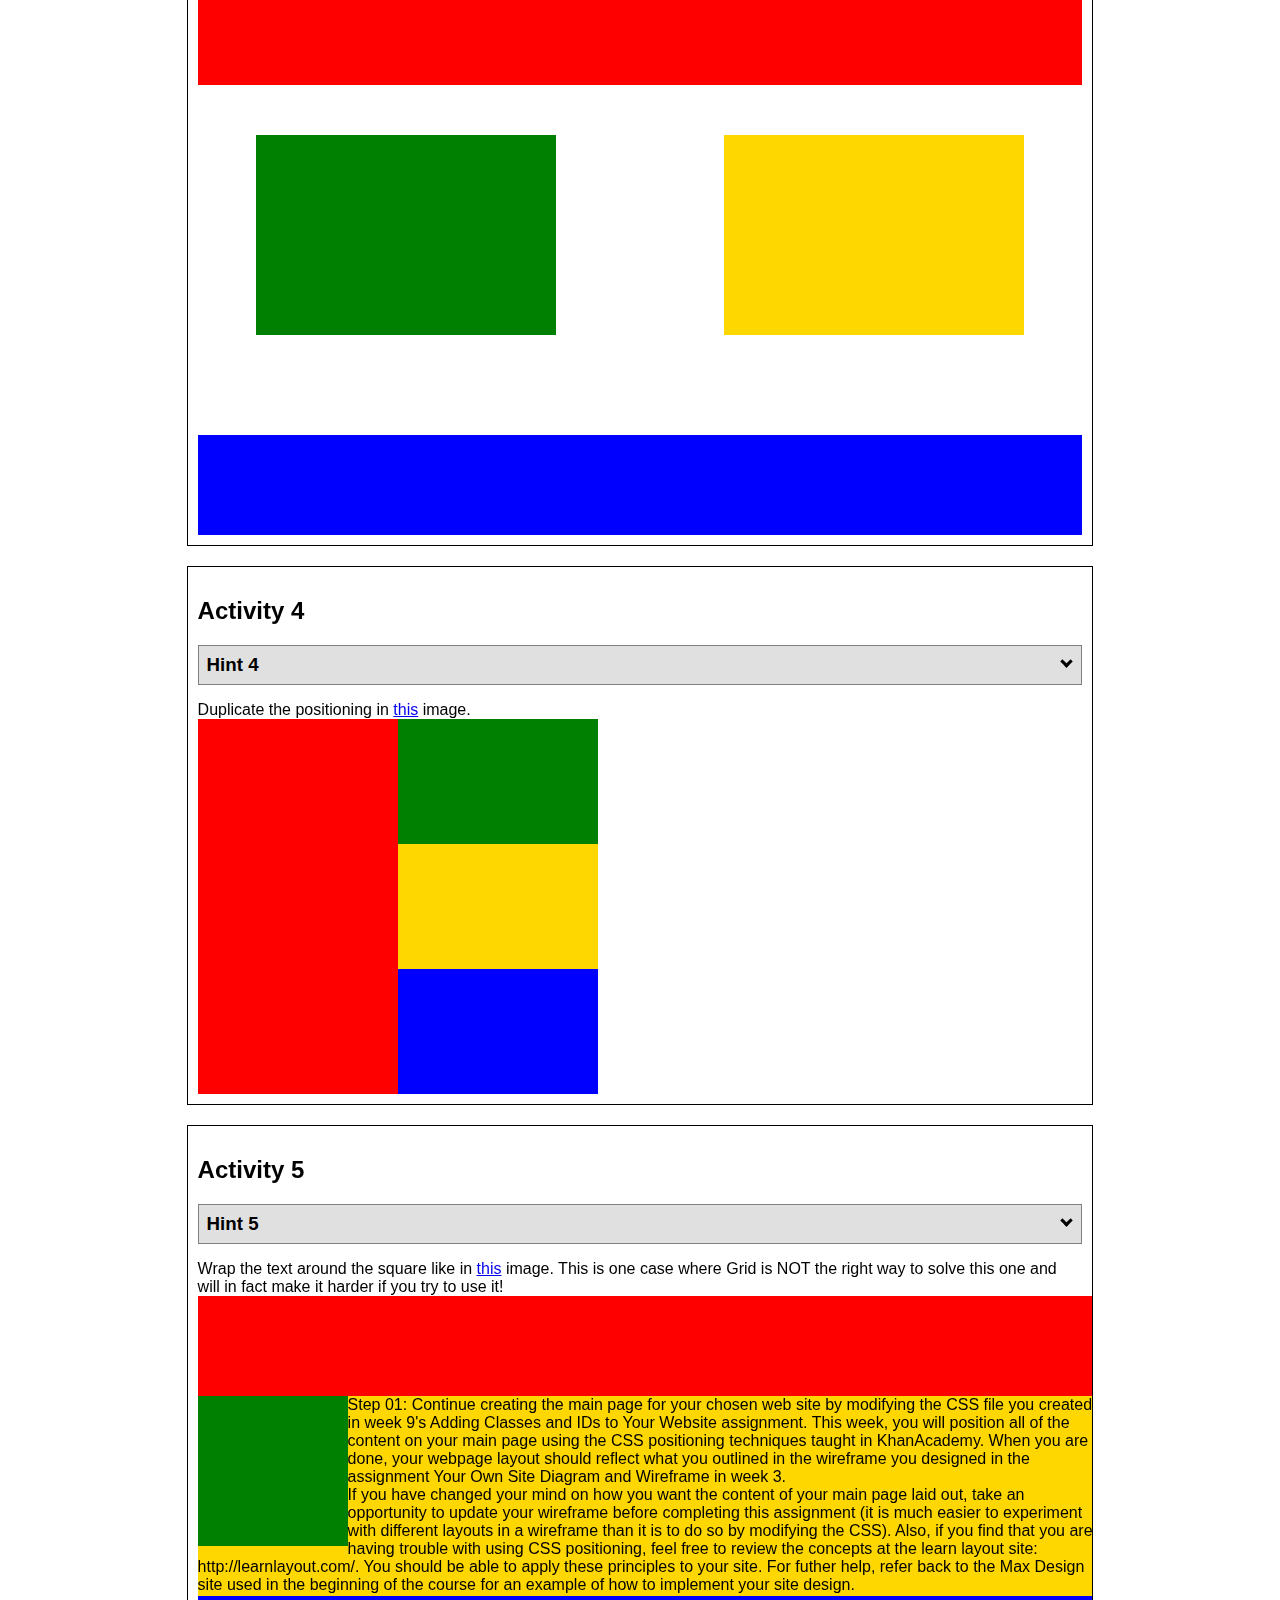
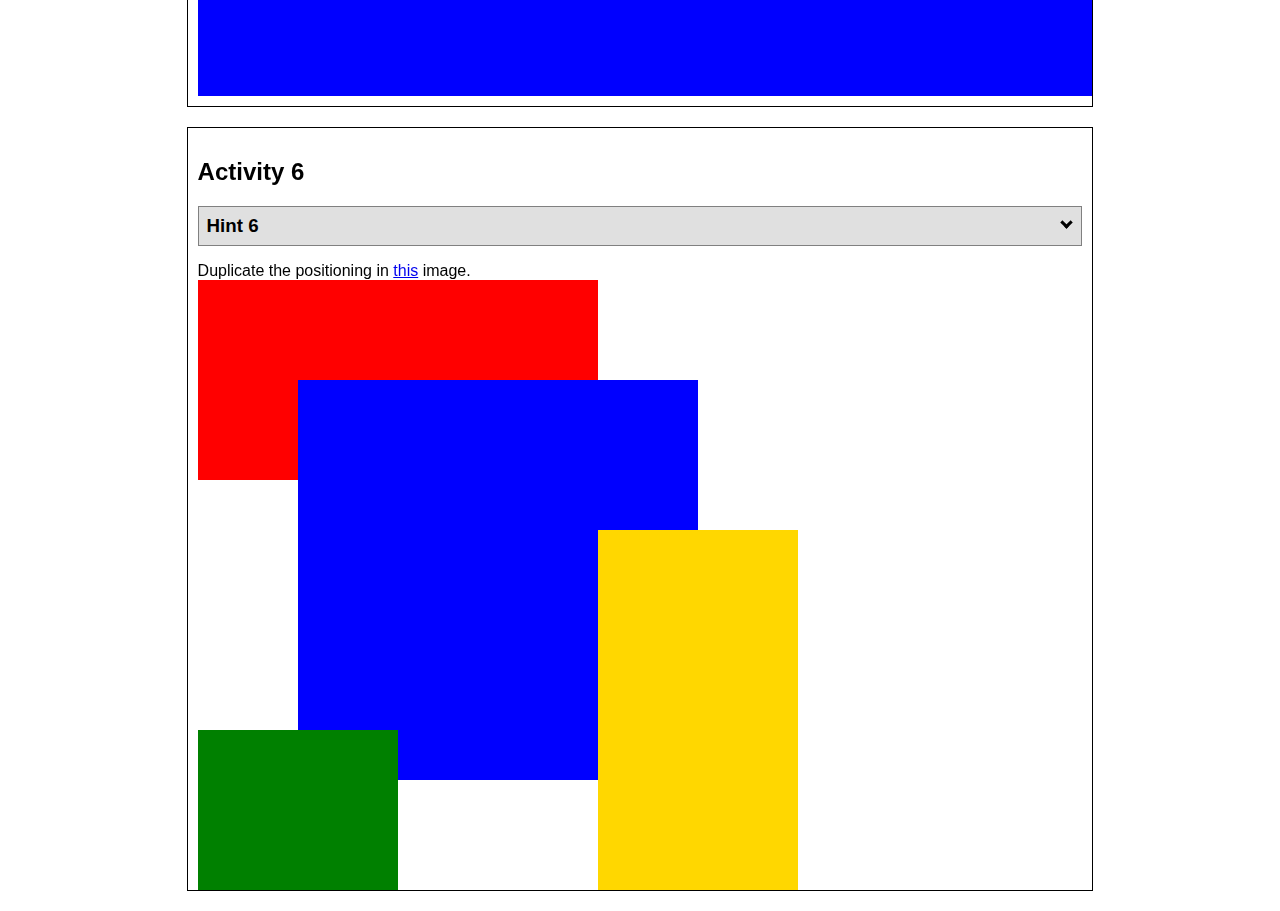
<file: positioning/positioning.html>
<!DOCTYPE html>
<html lang="en">
  <head>
    <!-- HTML - Name: positioning.html -->
    <title>Positioning Activity</title>
    <link rel="stylesheet" type="text/css" href="positionstyles.css" />
  </head>
  <body>
    <div class="activity">
      <h2>WDD 130 positioning exercises</h2>
      For each activity match make the boxes match the image by modifying the stylesheet.</div>
    <div class="activity">
      <h2>Activity 1</h2>
      <section class="hint"><input type="checkbox" ><i></i> <h3>Hint 1</h3><div><p>Check out the <a href="https://byui-wdd.github.io/wdd130/activities/w06-css-positioning.html" target="_blank">activity instructions</a> in Ilearn!</p></div></section>
      <p>Follow the <a href="https://byui-wdd.github.io/wdd130/activities/w06-css-positioning.html" target="_blank">instructions</a> to make the boxes match  <a href="https://byui-wdd.github.io/wdd130/images/example1.png" target="_blank">this</a> image.</p>
      <div class="content1" >
        <div class="red1" ></div>
        <div class="green1" ></div>
        <div class="green1" ></div>
        <div class="yellow1"></div>
        <div class="yellow1"></div>
        <div class="blue1"></div>
      </div>
    </div>
    <div class="activity">
      <h2>Activity 2</h2>
      <section class="hint"><input type="checkbox" > <h3>Hint 2</h3><i></i><div>
      <ul>
      <li>grid-template-columns: 50px 50px 50px 50px 50px </li></ul></div></section>
      <p>Overlap and stagger the squares like in <a href="https://byui-wdd.github.io/wdd130/images/example2.png" target="_blank">this</a> image.</p>
      <div class="content2" >
        <div class="red2" ></div>
        <div class="green2" ></div>
        <div class="yellow2"></div>
        <div class="blue2"></div>
      </div>
    </div>
    <div class="activity">
      <h2>Activity 3</h2>
      <section class="hint"><input type="checkbox" > <h3>Hint 3</h3><i></i><div><p>This one is going to be best solved with CSS Grid. Remember to make the boxes the right width first...then start moving them around. </p><h4>Properties used:</h4><ul><li>display:grid;</li><li>grid-template-columns:</li><li>grid-column-gap:</li>
        <li>grid-column:</li>  </ul></div></section>
      Create the 2 column layout like in <a href="https://byui-wdd.github.io/wdd130/images/example3.png" target="_blank">this</a>  image.
      <div class="content3" >
        <div class="red3" ></div>
        <div class="green3" ></div>
        <div class="yellow3"></div>
        <div class="blue3"></div>
      </div>
    </div>
    <div class="activity">
      <h2>Activity 4</h2>
      <section class="hint"><input type="checkbox" > <h3>Hint 4</h3><i></i><div><p>For the others we have been primarily concerned with width. For this one you will need to adjust height as well. </p><h4>Properties used:</h4><ul><li>display:grid;</li><li>grid-template-columns:</li><li>grid-row:</li></ul></div></section>
      Duplicate the positioning in <a href="https://byui-wdd.github.io/wdd130/images/example4.png" target="_blank">this</a> image. 
      <div class="content4" >
        <div class="red4" ></div>
        <div class="green4" ></div>
        <div class="yellow4"></div>
        <div class="blue4"></div>
      </div>
    </div>

    <div class="activity">
      <h2>Activity 5</h2>
      <section class="hint"><input type="checkbox" > <h3>Hint 5</h3><i></i><div><p>Grid is <strong>not</strong> the right way to do this.  In fact there is only one way to really do that...and that is with float. Remember that we float the thing we want the text to wrap around.  Also remember to start by making all the shapes the right size and shape.</p><h4>Properties used:</h4><ul><li>float: left;</li></ul></div></section>
      Wrap the text around the square like in <a href="https://byui-wdd.github.io/wdd130/images/example5.png" target="_blank">this</a> image. This is one case where Grid is NOT the right way to solve this one and will in fact make it harder if you try to use it!
      <div class="content5" >
        <div class="red5" ></div>
        <div class="green5" ></div>
        <div class="yellow5">Step 01: Continue creating the main page for your chosen web site by modifying the CSS file you created in week 9's Adding Classes and IDs to Your Website assignment. This week, you will position all of the content on your main page using the CSS positioning techniques taught in KhanAcademy. When you are done, your webpage layout should reflect what you outlined in the wireframe you designed in the assignment Your Own Site Diagram and Wireframe in week 3. <br />
          If you have changed your mind on how you want the content of your main page laid out, take an opportunity to update your wireframe before completing this assignment (it is much easier to experiment with different layouts in a wireframe than it is to do so by modifying the CSS). Also, if you find that you are having trouble with using CSS positioning, feel free to review the concepts at the learn layout site: http://learnlayout.com/. You should be able to apply these principles to your site. For futher help, refer back to the Max Design site used in the beginning of the course for an example of how to implement your site design.</div>
        <div class="blue5"></div>
      </div>
    </div>
    <div class="activity">
      <h2>Activity 6</h2>
      <section class="hint"><input type="checkbox" > <h3>Hint 6</h3><i></i><div><p>This one is all about visualizing the grid behind the layout. If you are having a hard time doing that first: all the sizes are even multiples of 100, and second here is another example with the lines drawn: <a href="https://byui-wdd.github.io/wdd130/images/example6-hint.png" target="_blank">example 6 with lines</a>. For this one you will find it easiest if you use px for the column width. You can also use <kbd>z-index</kbd> to control the element layering.    </p><h4>Properties used:</h4><ul><li>display:grid;</li><li>grid-template-columns:</li><li>grid-column:</li><li>grid-row:</li><li><a href="https://www.w3schools.com/cssref/pr_pos_z-index.asp" target="_blank">z-index:</a></li></ul></div></section>
      Duplicate the positioning in <a href="https://byui-wdd.github.io/wdd130/images/example6.png" target="_blank">this</a> image.
      <div class="content6" >
        <div class="red6" ></div>
        <div class="green6" ></div>
        <div class="yellow6"></div>
        <div class="blue6"></div>
      </div>
    </div>
  </body>
</html>
</file>
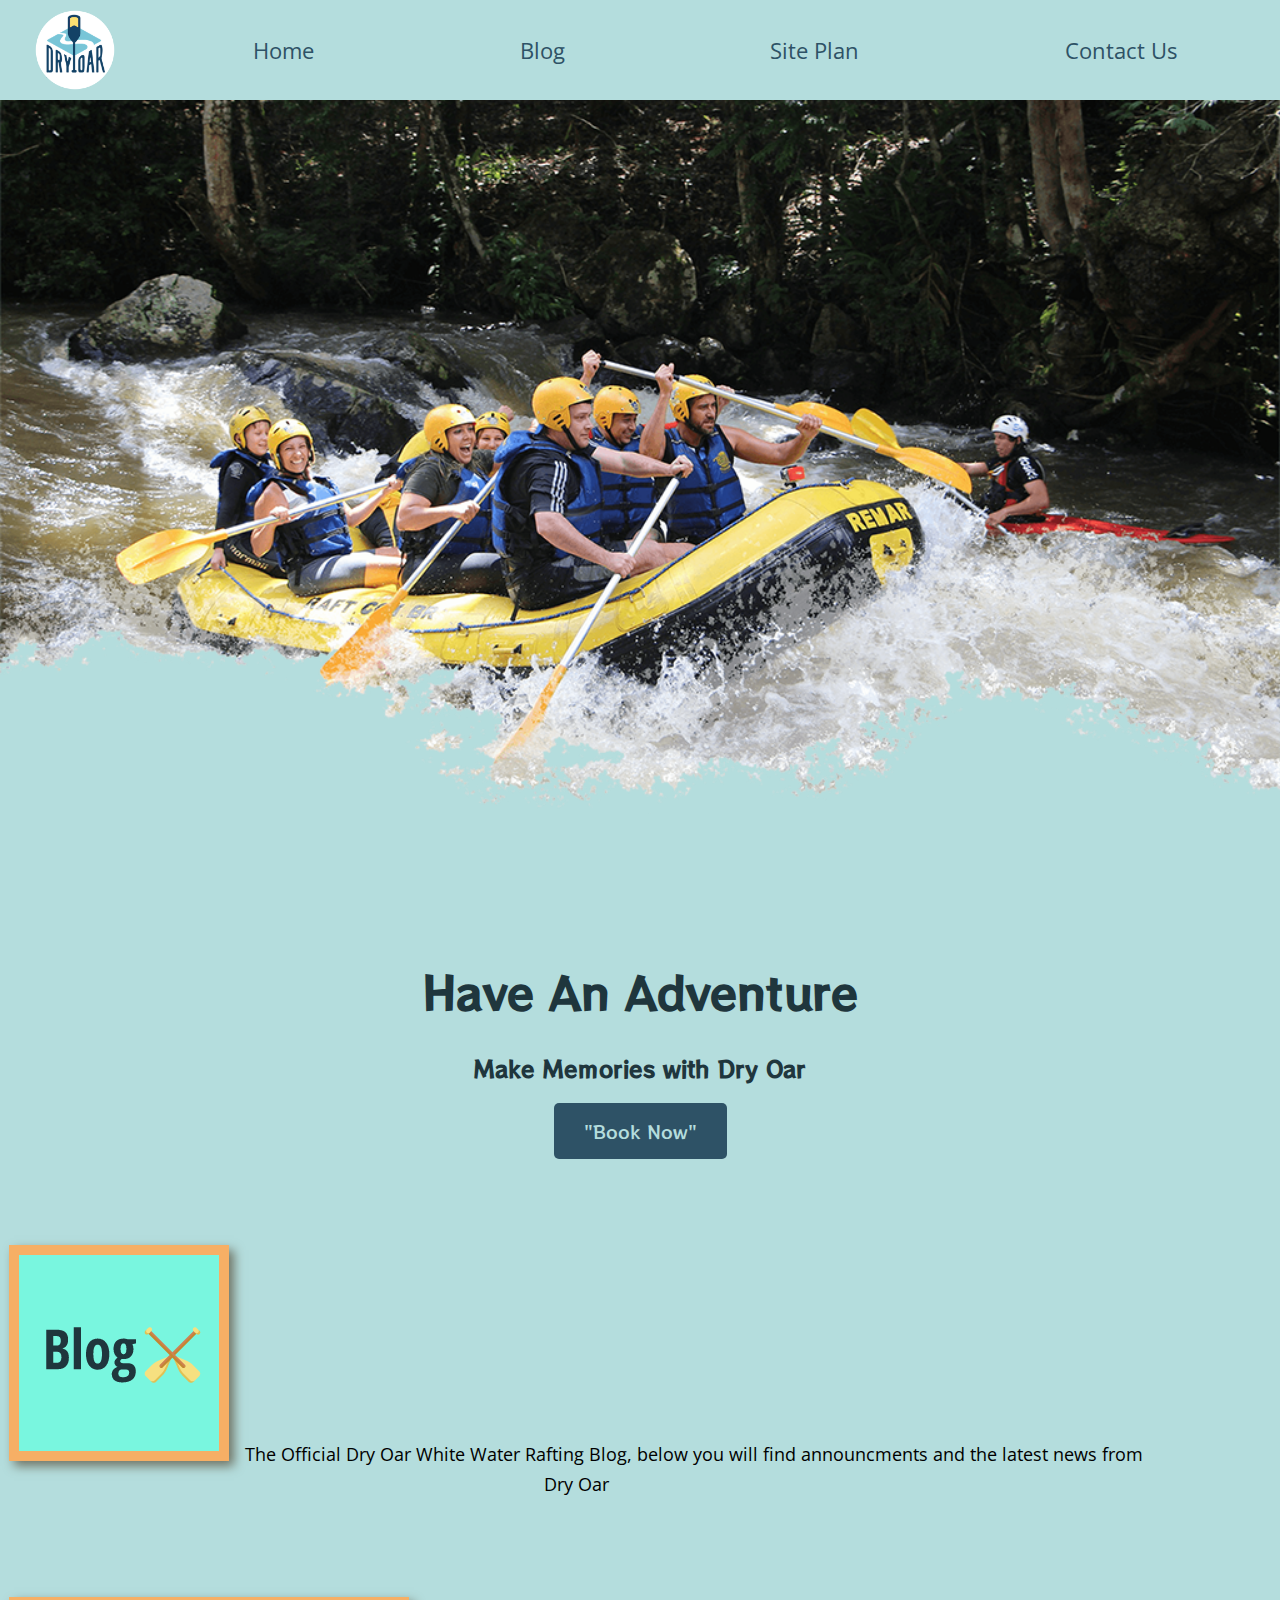
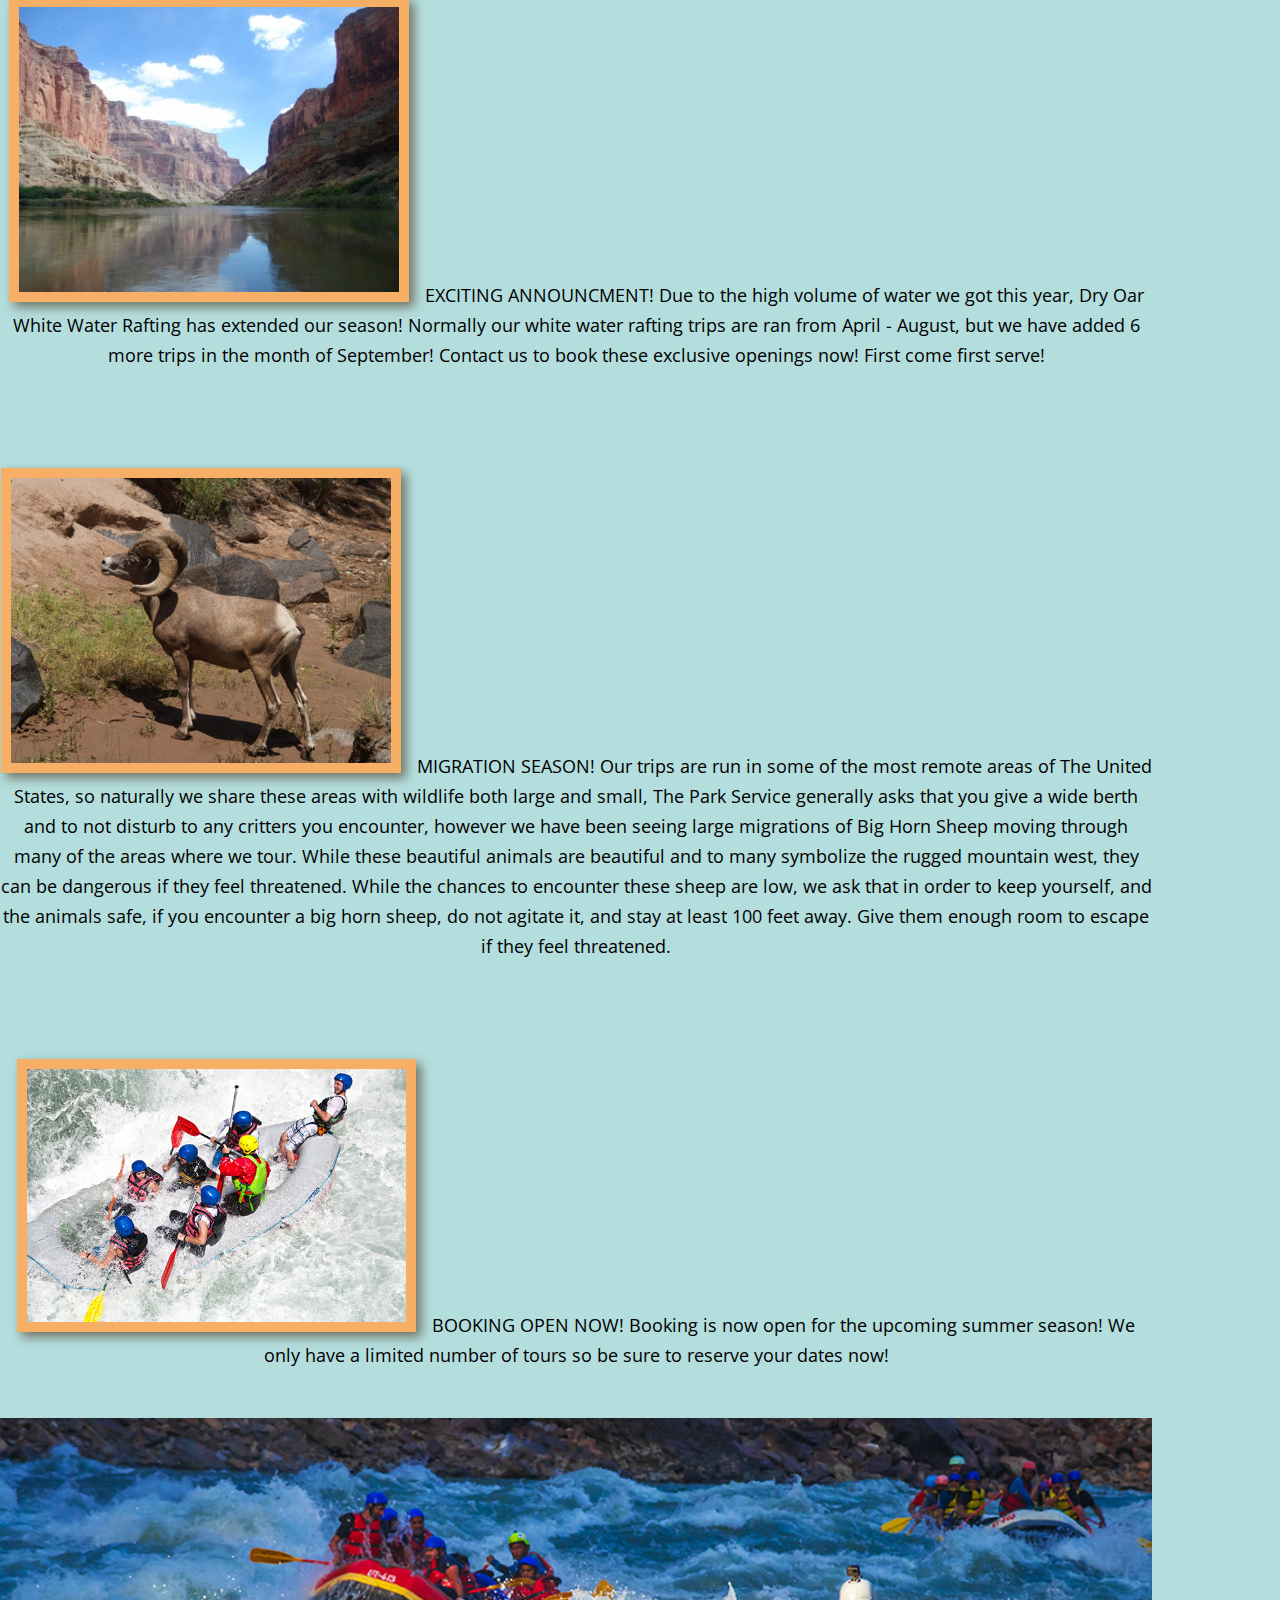
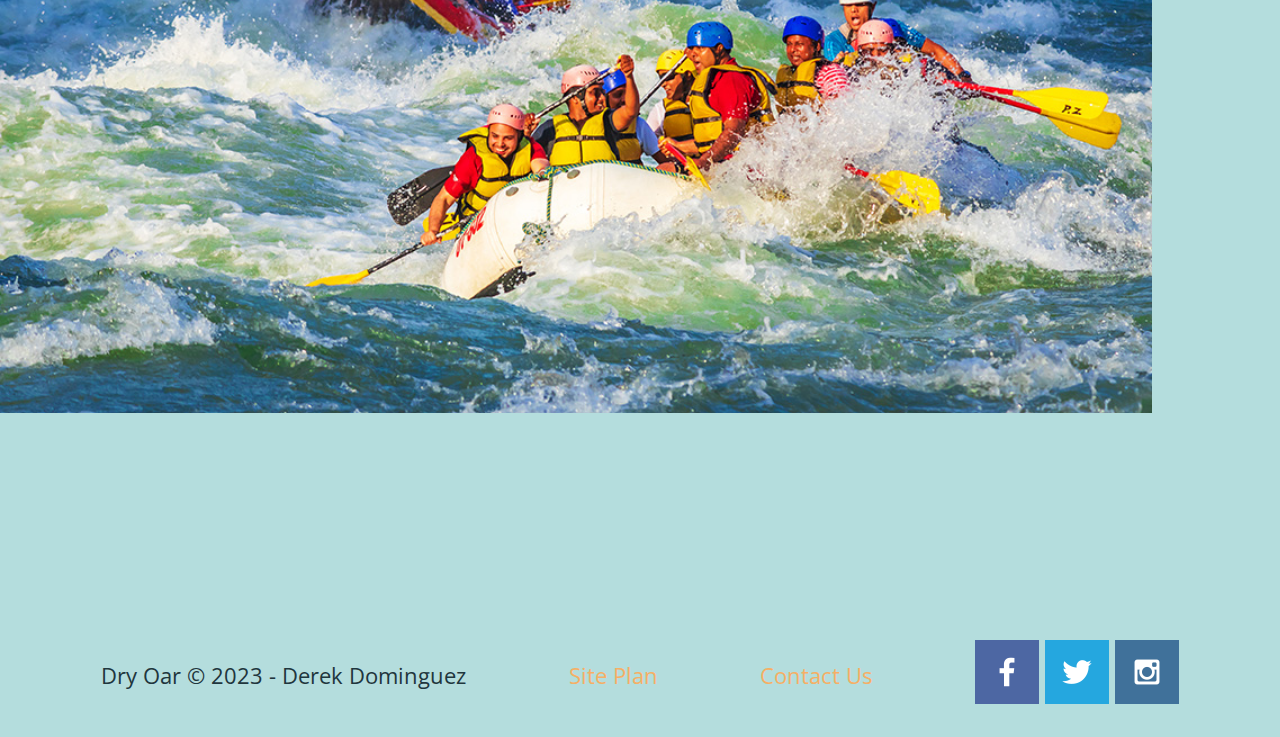
<file: wwr/blog.html>
<!DOCTYPE html>
<html lang="en">
<head>
    <link rel="stylesheet" href="styles/style.css">
    <meta charset="UTF-8">
    <meta http-equiv="X-UA-Compatible" content="IE=edge">
    <meta name="viewport" content="width=device-width, initial-scale=1.0">
    <title>White Water Rafting | Dry Oar | Blog </title>
</head>
<body2>
<div id="content">
 <header> 
    <a id="logo_link" href="index.html">
        <img class="logo" src="images/logo.png" alt ="Dry Oar Logo">
    </a> 
    <nav>
        <a href="index.html">Home</a>
        <a href="blog.html">Blog</a>
        <a href="site-plan-rafting.html">Site Plan</a>
        <a href="contactus.html">Contact Us</a>
    </nav>
 </header>
 <div id="hero">
    <div id="hero-box">
         <img id="hero-img" src="images/hero.png" alt="People enjoying rafting">
    </div>    
 </div>
 <div> 
    <section id="hero-msg">
     <h1 class="home-title"> Have An Adventure </h1>
     <h4> Make Memories with Dry Oar </h4>
     <div class="button-box">
        <a class="book" href="contactus.html">"Book Now"</a>
     </div>
    </section>
 </div>
 <main class="blog-grid">
    <section class="blog-intro">
        <img class="blog-logo" src="images/bloglogo.png" alt="Icon of White Water Rafting Blog">
        <blogcontent>The Official Dry Oar White Water Rafting Blog, below you will find announcments and the latest news from Dry Oar</blogcontent>
    </section>
    <section class="extended-seasons">
        <img class="river-canyon" src="images/river-canyon.jpg" alt="A narrow river surrounded by high canyon walls">
        <blogcontent>EXCITING ANNOUNCMENT! Due to the high volume of water we got this year, Dry Oar White Water Rafting has extended our season! Normally our white water rafting trips are ran from April - August, but we have added 6 more trips in the month of September! Contact us to book these exclusive openings now! First come first serve! </blogcontent>
    </section>
    <section class="migration-season">
        <img class="ram" src="images/bighorn-ram.jpg" alt="Big Horn Ram">
        <blogcontent>MIGRATION SEASON! Our trips are run in some of the most remote areas of The United States, so naturally we share these areas with wildlife both large and small, The Park Service generally asks that you give a wide berth and to not disturb to any critters you encounter, however we have been seeing large migrations of Big Horn Sheep moving through many of the areas where we tour. While these beautiful animals are beautiful and to many symbolize the rugged mountain west, they can be dangerous if they feel threatened. While the chances to encounter these sheep are low, we ask that in order to keep yourself, and the animals safe, if you encounter a big horn sheep, do not agitate it, and stay at least 100 feet away. Give them enough room to escape if they feel threatened.</blogcontent>
    </section>
    <section class = "booking">
    <img class="rafting-team" src="images/blog-rafting.jpg" alt="A team of Rafters">
    <blogcontent>BOOKING OPEN NOW! Booking is now open for the upcoming summer season! We only have a limited number of tours so be sure to reserve your dates now! </blogcontent>
    </section>
    <img class = "blog-banner" src="images/blog-banner.jpg" alt="Group of Rafters">
 </main>
 <footer>
    <p>Dry Oar &copy; 2023 - Derek Dominguez</p>
    <p><a href="site-plan-rafting.html">Site Plan</a></p>
    <p><a href="contactus.html">Contact Us</a></p>
    <div class="social">
       <a target="_blank" href="https://facebook.com">
          <img src="images/facebook.png" alt="fb icon">
       </a>
        <a href="https://twitter.com" target="_blank">
            <img src="images/twitter.png" alt="twitter icon">
        </a>
        <a href="https://instagram.com" target="_blank">
            <img src="images/instagram.png" alt="instagram icon">
        </a>
    </div>
 </footer>
</div>
</body2>


</html>
</file>
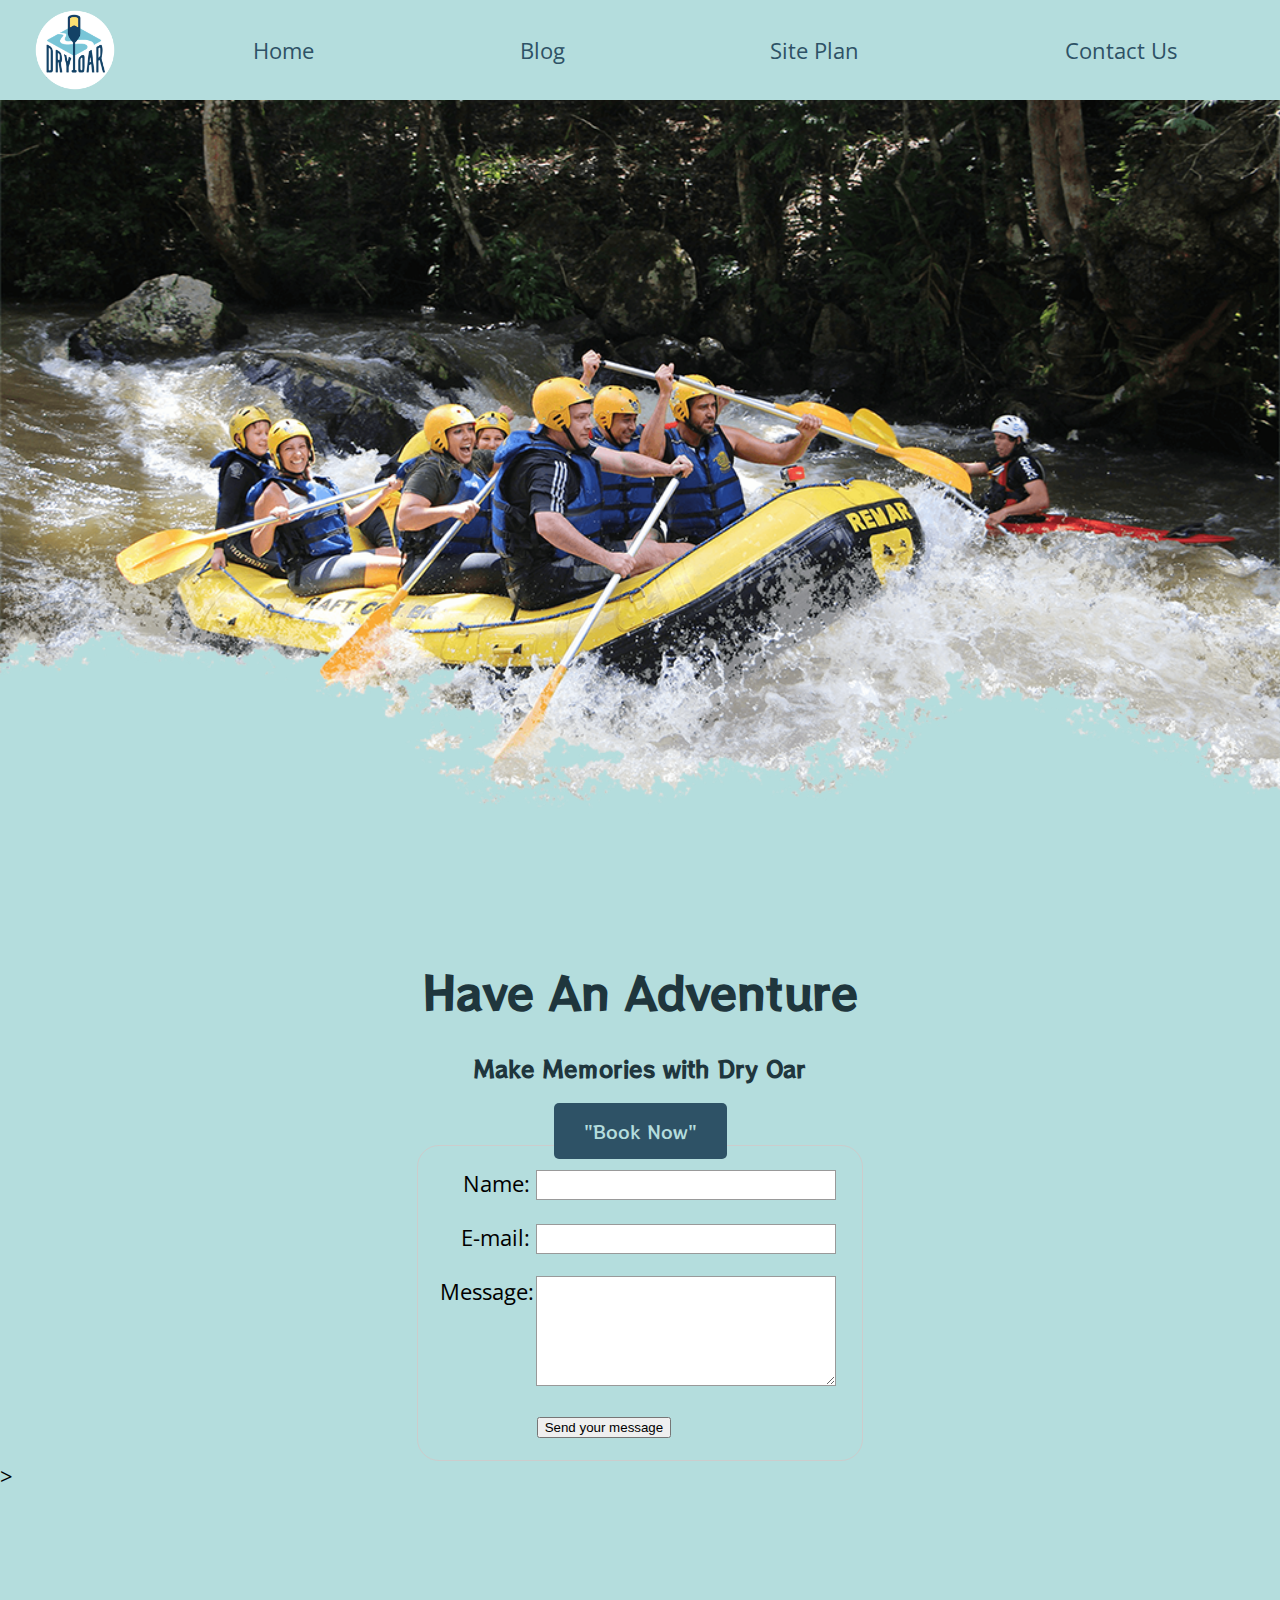
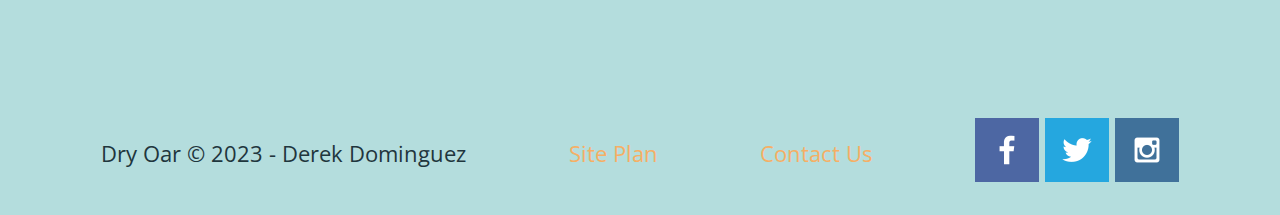
<file: wwr/contactus.html>
<!DOCTYPE html>
<html lang="en">
<head>
    <link rel="stylesheet" href="styles/style.css">
    <meta charset="UTF-8">
    <meta http-equiv="X-UA-Compatible" content="IE=edge">
    <meta name="viewport" content="width=device-width, initial-scale=1.0">
    <title>White Water Rafting | Dry Oar | Contact Us </title>
    <style>
        form {
  /* Center the form on the page */
  margin: 0 auto;
  width: 400px;
  /* Form outline */
  padding: 1em;
  border: 1px solid #ccc;
  border-radius: 1em;
}

ul {
  list-style: none;
  padding: 0;
  margin: 0;
}

form li + li {
  margin-top: 1em;
}

label {
  /* Uniform size & alignment */
  display: inline-block;
  width: 90px;
  text-align: right;
}

input,
textarea {
  /* To make sure that all text fields have the same font settings
     By default, textareas have a monospace font */
  font: 1em sans-serif;

  /* Uniform text field size */
  width: 300px;
  box-sizing: border-box;

  /* Match form field borders */
  border: 1px solid #999;
}

input:focus,
textarea:focus {
  /* Additional highlight for focused elements */
  border-color: #000;
}

textarea {
  /* Align multiline text fields with their labels */
  vertical-align: top;

  /* Provide space to type some text */
  height: 5em;
}

.button {
  /* Align buttons with the text fields */
  padding-left: 90px; /* same size as the label elements */
}

button {
  /* This extra margin represent roughly the same space as the space
     between the labels and their text fields */
  margin-left: 0.5em;
}
#feedback {
    background-color: antiquewhite;
    position: absolute;
    top: 0;
    left: 0;
    right: 0;
    padding: .5em;
    /* make this element invisible until we are ready for it */
    display: none;      
}
.moveDown {
    margin-top: 3em;
}
                    
    </style>
</head>
<body>
<div id="content">
 <header> 
    <a id="logo_link" href="index.html">
        <img class="logo" src="images/logo.png" alt ="Dry Oar Logo">
    </a> 
    <nav>
        <a href="index.html">Home</a>
        <a href="blog.html">Blog</a>
        <a href="site-plan-rafting.html">Site Plan</a>
        <a href="contactus.html">Contact Us</a>
    </nav>
 </header>
 <div id="hero">
    <div id="hero-box">
         <img id="hero-img" src="images/hero.png" alt="People enjoying rafting">
    </div>    
 </div>
 <div> 
    <section id="hero-msg">
     <h1 class="home-title"> Have An Adventure </h1>
     <h4> Make Memories with Dry Oar </h4>
     <div class="button-box">
        <a class="book" href="contactus.html">"Book Now"</a>
     </div>
    </section>
 </div>
 <main>
    <div id="feedback"></div>
    <form action="/my-handling-form-page" method="post">
        <ul>
            <li>
                <label for="name">Name:</label>
                <input type="text" id="name" name="user_name" />

            </li>
            <li> 
                <label for="mail">E-mail:</label>
                <input type="email" id="mail" name="user_mail"/> 
            </li>
            <li>
                <label for="msg">Message:</label>
                <textarea id="msg" name="user_message"></textarea>
            </li>
             <li class="button">
                <button type="submit">Send your message</button>
             </li>
        </ul>
    </form>>

    
 </main>
 <footer>
    <p>Dry Oar &copy; 2023 - Derek Dominguez</p>
    <p><a href="site-plan-rafting.html">Site Plan</a></p>
    <p><a href="contactus.html">Contact Us</a></p>
    <div class="social">
       <a target="_blank" href="https://facebook.com">
          <img src="images/facebook.png" alt="fb icon">
       </a>
        <a href="https://twitter.com" target="_blank">
            <img src="images/twitter.png" alt="twitter icon">
        </a>
        <a href="https://instagram.com" target="_blank">
            <img src="images/instagram.png" alt="instagram icon">
        </a>
    </div>
 </footer>
</div>
<script>
    // get the feedback div element so we can do something with it.
    const feedbackElement = document.getElementById('feedback');
    // get the form so we can read what was entered in it.
    const formElement = document.forms[0];
    // add a 'listener' to wait for a submission of our form. When that happens run the code below.
    formElement.addEventListener('submit', function(e) {
        // stop the form from doing the default action.
        e.preventDefault();
        // set the contents of our feedback element to a message letting the user know the form was submitted successfully. Notice that we pull the name that was entered in the form to personalize the message!
        feedbackElement.innerHTML = 'Hello '+ formElement.user_name.value +'! Thank you for your message. We will get back with you as soon as possible!';
        // make the feedback element visible.
        feedbackElement.style.display = "block";
        // add a class to move everything down so our message doesn't cover it.
        document.body.classList.toggle('moveDown');
    });
</script>
</body>


</html>
</file>
<file: wwr/styles/style.css>
@import url('https://fonts.googleapis.com/css2?family=Open+Sans&family=RocknRoll+One&display=swap');
 
#content{
    max-width: 1600px; 
    margin: 0 auto;
}
#hero-msg {
    font-family: "RockNRoll One", "Papyrus", "Arial";
    grid-column: 2/3;
    grid-row: 1/2 ;
    margin-top: 100px;

}
#hero-msg h1 {
    text-align: center
}
#hero-msg h4 {
    text-align: center;
}
#hero-box {
    grid-column: 1/4;
    grid-row: 1/3;
    z-index: -1;
}
#hero  { 
    display: grid;
    grid-template-columns: 1fr 3fr 1fr;
    margin-top: -100px;
}
#hero-img { 
    width: 100%
}
.button-box {
    text-align: center;
}
.home-title {
    text-align: center;
    font-size: 2em;
    margin-top: 10px;
}
.home-grid {
    display: grid;
    grid-template-columns: repeat(10, 1fr);
}
main section {
    text-align: center;
}

#background {
    height: 725px;
    grid-column: 1/11;
    grid-row: 4/9;
}

body {
    background-color: #B4DDDD;
    font-family: "Open Sans", "Arial", "RockNRoll One";
    font-size: 22px;
    margin: 0;
    padding: 0;
}
header {
    background-color: #B4DDDD;
    display: grid;
    grid-template-columns: 150px auto;
}
nav { 
    display: flex;
    justify-content: space-around;
}
nav a:hover {
    background-color: #F6AF65;
    color:  #1F363D;


}
.book, .join {
    background-color: #2E5266;
    color: #B4DDDD;
    text-decoration: none;
    font-size: 18px;
    padding: 15px 30px;
    margin-top: 50px;
    border-radius: 5px;
}
#background {
    background-color: #F6AF65;
}
.msg {
    background-color: #2E5266;
    line-height: 1.5em;
    padding: 35px;
    grid-column: 6/10;
    grid-row: 6/7;
    box-shadow: 5px 5px 10px #6f7364;
    
}
footer {
    background-color: #B4DDDD;
    color: #1F363D;
    padding: 25px 50px;
    margin-top: 200px;
    display: flex;
    justify-content: space-around;
    align-items: center;
}
nav a {
    color: #2E5266;
    text-decoration: none;
    text-align: center;
    padding: 35px;
}
.home-title {
    color:#1F363D;
    margin-top: 10px;
}
h2 {
    margin: 0;
    
}
h4 {
    color:#1F363D;
}
.book:hover, .join:hover {
    color:#79F6DF;
}
.msg h2 {
    color:#79F6DF;
}
.msg p {
    color: #79F6DF;
    font-size: .8em;
    padding-bottom: 15px;
}
footer a {
    color:#F6AF65;
    text-decoration: none;
}
footer a:hover {
    color:#1F363D
}

#logo_link {
    padding-top: 5px;
    justify-self: center;
    align-self: center;
}
.logo {
     width: 80px;
}
.icon {
    width: 80px;
    padding-top: 10px;
}


footer p {
    font: 1.2em;
}
footer p a:hover {
    text-decoration: underline;
}


.rivers-card, .camping-card, .rapids-card {
    margin-top: 200px;
}
.card-img {
    border: 10px solid #F6AF65;
    transition: transform .5s;
    box-shadow: 5px 5px 10px #6f7364
}
.card-img:hover {
    opacity: .6;
    transform: scale(1.1);
}
main section img {
    box-sizing: border-box;
}
.card-img, .mountains {
    width: 100%
}
.mountains {
    grid-column: 2/7;
    grid-row: 5/8;
    box-shadow: 5px 5px 10px #6f7364;
}
.rivers-card {
    grid-column: 2/4;
    grid-row: 2/3;
}
.camping-card {
    grid-column: 5/7;
    grid-row: 2/3;
}
.rapids-card {
    grid-column: 8/10;
    grid-row: 2/3;
}


/* Next Section is Blog Page */

.blog-grid {
    display: grid;
    grid-template-columns: repeat(10, 1fr);
    grid-template-rows: row;
}
.blog-logo {
    border: 10px solid #F6AF65;
    transition: transform .5s;
    box-shadow: 5px 5px 10px #6f7364;
    margin-right: 10px;
    margin-top: 100px;
    
}
.river-canyon {
    border: 10px solid #F6AF65;
    transition: transform .5s;
    box-shadow: 5px 5px 10px #6F7364;
    margin-top: 100px;
    max-width: 400px;
    max-height: 400px;
    margin-right: 10px;
    
}
.ram {
    border: 10px solid #F6AF65;
    transition: transform .5s;
    box-shadow: 5px 5px 10px #6F7364;
    margin-top: 100px;
    margin-right: 10px;
    max-width: 400px;
    max-height: 400px;
    
    
    
    

}
.rafting-team {
    border: 10px solid #F6AF65;
    transition: transform .5s;
    box-shadow: 5px 5px 10px #6F7364;
    margin-right:10px;
    margin-top: 100px;
    max-width: 400px;
    max-height: 400px;
    
}
.river-canyon:hover {
    opacity: .6;
    transform: scale(1.1);
   
}
.ram:hover {
    opacity: .6;
    transform: scale(1.1);
    
}
.rafting-team:hover {
    opacity: .6;
    transform: scale(1.1);
}

.blog-banner {
    width: 100%;
    grid-column: 1/10;
    grid-row: 9/10;
    margin-top: 50px;
}

.blog-intro {
    grid-column: 1/10;
    grid-row: 1/2;
    
}
.extended-seasons {
    grid-column: 1/10;
    grid-row: 3/4;
}
.migration-season {
    grid-column: 1/10;
    grid-row:5/6;
}
.booking {
    grid-column: 1/10;
    grid-row: 7/8;
}

blogcontent{
    font-size: 18px;
    text-align: left;

}

@media screen and (max-width: 900px) {
    #hero, .home-grid {
        display: block;
        height: auto;
    }
    nav, footer {
        flex-direction: column;
    }
    nav a {
        display: block;
        padding: 15px;
    }
    #hero {
        margin-top: 0;
    }
    #hero-msg {
        margin-top: 0;
    }
    #hero-msg h4 {
        display: none;
    }
    .home-title {
        font-size: 25px;
        color: #6f7364;
    }
    .rivers-card, .camping-card, .rapids-card { 
        margin: 50px auto;
        width: 60%;
    }
    #background {
        display: none;
    }
    .mountains, .msg {
        width: 80%;
        display: block;
        margin: 0 auto;
    }
    footer {
        margin-top: 25px;
    }
}
</file>
<file: portfolio/styles/site-plan.css>
/* if you are using any Google fonts change the font names below to your fonts. 
Any spaces in your font name should be replaced with a +. 
Fonts are separated by a | */

@import url('https://fonts.googleapis.com/css2?family=Anonymous+Pro&family=Open+Sans&family=Prompt&family=Source+Serif+Pro:wght@200;400&display=swap');

:root {
  /* change the values below to your colors from your palette */
  --primary-color:  #FFFFF  ;
  --secondary-color: #C7C4BD;
  --accent1-color: #7C0B84;
  --accent2-color: #DEB841;

  /* change the values below to your chosen font(s) */
  --heading-font: "Source Serif Pro", "Prompt";
  --paragraph-font: "ExtraLight 200", "Open Sans Regular 400", "Anonymous Pro Regular 400"; 

  /* these colors below should be chosen from among your palette colors above */
  --headline-color-on-white: #396E94;  /* headlines on a white background */ 
  --headline-color-on-color: white; /* headlines on a colored background */ 
  --paragraph-color-on-white: #396E94; /* paragraph text on a white background */ 
  --paragraph-color-on-color: white; /* paragraph text on a colored background */ 
  --paragraph-background-color: #396E94  ;
  --nav-link-color: #396E94;
  --nav-background-color: #D4AC0D;
  --nav-hover-link-color: white;
  --nav-hover-background-color: #396E94;
}


/*  Look around below...but DON'T CHANGE ANYTHING! */

body {
  max-width: 1200px;
  margin: 0 auto;
  padding: 4em;
  font-size: 18px;
  text-align: center;
}
img {
  display: block;
  margin: 0 auto;
}
h1, h2, h3, h4, h5, h6 {
  font-family: var(--heading-font);
  color: var(--headline-color-on-white);
}
h2 {
  text-align: center;
}
hr {
  height: 3px;
  margin: 35px 0;
  background: var(--accent1-color);
}
header {
  padding: 1em;
  text-align: center;
  color: var(--headline-color-on-color);
  background-color: var(--paragraph-background-color);
}
header > h1, header > h2 {
  color: var(--headline-color-on-color);
}

p {
  font-family: var(--paragraph-font);
  color: var(--paragraph-color-on-white);
  padding: 1em;
}
.colors {
  width: 100%;
  min-width: 350px;
  margin: 30px auto;
  text-align: center;
}
.colors th {
  background-color: #999;
}
.colors td{
  width: 25%;
  height: 3em;
}

.primary {
  background-color: var(--primary-color);
}
.secondary {
  background-color: var(--secondary-color);
}
.accent1 {
  background-color: var(--accent1-color);
}
.accent2{
  background-color: var(--accent2-color);
}

p.colored {
  background-color: var(--paragraph-background-color);
  color: var(--paragraph-color-on-color);
}

nav {
  background-color: var(--nav-background-color);
  line-height: 3em;
  text-align: center;
  font-size: 1.2em;
}
nav  {
  list-style-type: none;
  display: flex;

}
nav a {
  padding:1em;
  min-width: 120px;
  text-decoration: none;
  padding: 10px;

}
nav a:link, nav a:visited {
  color: var(--nav-link-color);
}
nav a:hover {
  color: var(--nav-hover-link-color);
  background-color: var(--nav-hover-background-color);
}

.sitemap {
  display: grid;
  justify-content: center;

  grid-template-columns: repeat(6, 15%);
  grid-template-rows: 3em 1.5em 1.5em 3em;
  grid-template-areas: ". . home home . ."
    ". . . top . ."
    ". left left right right ."
    "page2 page2 . . page3 page3";
}
.sitemap > div {

  text-align: center;

}
.sm-home {
  grid-area: home;
  background-color: #ccc;
  line-height: 3em;
}
.sm-page2 {
  grid-area: page2;
  background-color: #ccc;
  line-height: 3em;
}
.sm-page3 {
  grid-area: page3;
  background-color: #ccc;
  line-height: 3em;
}

.top {
  grid-area: top;
  border-left: 1px solid;
}

.left {
  grid-area: left;
  border-top: 1px solid;
  border-left: 1px solid;
}

.right {
  grid-area: right;
  border-top: 1px solid;
  border-right: 1px solid;
}
</file>
<file: positioning/positionstyles.css>
/* CSS - Name: "positionstyles.css" */
/* Activity 1 styles */
.content1 {
  display: grid;
  grid-template-columns: 1fr 1fr;
  justify-items: center;
  gap: 20px;
  /* This is the parent of the activity 1 boxes. */

}
.red1 { 
  width: 100%; 
  height: 100px; 
  background-color: red; 
  grid-column: 1/3;

} 
.green1 {
  width: 200px; 
  height: 200px; 
  background-color: green; 

} 
.yellow1 {
  width: 200px; 
  height: 200px; 
  background-color: gold; 
} 
.blue1 {
  width: 100%; 
  height: 100px; 
  background-color: blue; 
  grid-column: 1/3;
} 
/* Activity 2 styles */ 
.content2 {
  display: grid;
  grid-template-columns: 50px;
  grid-template-rows: 50px ;

  /* This is the parent of the activity 2 boxes. */
}
.red2 {
  width: 100px; 
  height: 100px; 
  background-color: red; 
  grid-column : 1/ span 2;
  grid-row: 1 / span 2;
} 
.green2 { 
  width: 100px; 
  height: 100px; 
  background-color: green; 
  grid-column: 2/ span 3;
  grid-row: 2 / span 3;
  

} 
.yellow2 {
  width: 100px; 
  height: 100px; 
  background-color: gold; 
  grid-column: 3 / span 4;
  grid-row: 3/ span 4;
} 
.blue2 {
  width: 100px; 
  height: 100px; 
  background-color: blue; 
  grid-column: 4/ span 5;
  grid-row: 4/ span 5;
  
} 
/* Activity 3 styles */ 
.content3 {
  display: grid;
  grid-template-columns: 1fr 1fr;
  gap: 50px;
  justify-items: center;

  /* This is the parent of the activity 3 boxes. */
}
.red3 {
  width: 100%; 
  height: 100px; 
  background-color: red; 
  grid-row: 1;
  grid-column: 1/3;
} 
.green3 {
  width: 300px; 
  height: 200px; 
  background-color: green;
  grid-row: 2;
  
} 
.yellow3 {
  width: 300px; 
  height: 200px; 
  background-color: gold; 
  grid-row: 2;
} 
.blue3 {
  width: 100%;
  height: 100px; 
  background-color: blue; 
  grid-row: 4;
  grid-column: 1/3;
} 
/* Activity 4 styles */ 
.content4 {
  /* This is the parent of the activity 4 boxes. */
  height: 375px;
  display:grid;
  grid-template-columns: 200px;
  grid-template-rows: 125px;
  justify-items:normal;
  gap: 0
}
.red4 {
  width: 200px; 
  height: 375px; 
  background-color: red; 
  grid-column: 1;
} 
.green4 {
  width: 200px; 
  height: 125px; 
  background-color: green; 
  grid-row: 1;
  grid-column: 2;
} 
.yellow4 {
  width: 200px; 
  height: 125px; 
  background-color: gold; 
  grid-row: 2;
  grid-column: 2;
} 
.blue4 {
  width: 200px; 
  height: 125px; 
  background-color: blue; 
  grid-row: 3;
  grid-column: 2;
} 
/* Activity 5 styles */ 
.content5 {
  /* This is the parent of the activity 5 boxes. */
  height: 400px;
  width: 900px;
}
.red5 { 
  width: 100%; 
  height: 100px; 
  background-color: red; 
} 
.green5 { 
  width: 150px; 
  height: 150px; 
  background-color: green; 
  float: left; 
  

} 
.yellow5 {
  width: 100%; 
  height: 200px; 
  background-color: gold; 
  

} 
.blue5 {
  width: 100%; 
  height: 100px; 
  background-color: blue; 
} 
/* Activity 6 styles */ 
.content6 {
  display: grid;
  grid-template-columns: 100px;
  grid-template-rows: 100px;
  width: 600px;
  height: 600px;
  

  /* This is the parent of the activity 6 boxes. */
}
.red6 {
  width: 400px; 
  height: 200px; 
  background-color: red; 
  grid-column: 1/4;
  grid-row: 1/2;
  z-index: -1;
  
} 
.green6 {
  width: 200px; 
  height: 200px; 
  background-color: green; 
  grid-column: 1/2;
  grid-row: 4/6;
  z-index: 2;
} 
.yellow6 {
  width: 200px; 
  height: 400px; 
  background-color: gold; 
  grid-column: 4/6;
  grid-row: 3/6;
  z-index: 3;
} 
.blue6 {
  width: 400px; 
  height: 400px; 
  background-color: blue; 
  grid-column: 2/5;
  grid-row: 2/5;
  z-index: 1;
}



/* Do not make any changes below here */
.activity {
  width: 70%; 
  margin: 20px auto; 
  font-family: Arial, sans-serif; 
  border: 1px solid black; 
  padding: 10px; 
  clear:both; 
  overflow: auto;
} 

.hint {
  border: 1px solid grey;
  background: #e0e0e0;
  padding: .5em;
  position: relative;
  margin: 1em 0;
}
.hint h3 {
  margin: 0;
}
.hint:hover {
  background: #d0d0d0;
}
.hint > div {
  display: none;
}

.hint input[type=checkbox] {
  position: absolute;
  width: 100%;
  height: 100%;
  opacity: 0;
  z-index: 1;
  cursor: pointer;
}

.hint input[type=checkbox]:checked ~ div {
  display: block;
}

.hint i {
  position: absolute;
  transform: translate(-6px, 0);
  margin-top: 16px;
  right: 10px;
  top: -3px;
}
.hint i:before, .hint i:after {
  content: "";
  position: absolute;
  background-color: black;
  width: 3px;
  height: 9px;
}
.hint i:before {
  transform: translate(2px, 0) rotate(45deg);
}
.hint i:after {
  transform: translate(-2px, 0) rotate(-45deg);
}

.hint input[type=checkbox]:checked ~ i:before {
  transform: translate(-2px, 0) rotate(45deg);
}
.hint input[type=checkbox]:checked ~ i:after {
  transform: translate(2px, 0) rotate(-45deg);
}
.hint a {
  position: relative;
  z-index: 1;
}
</file>
